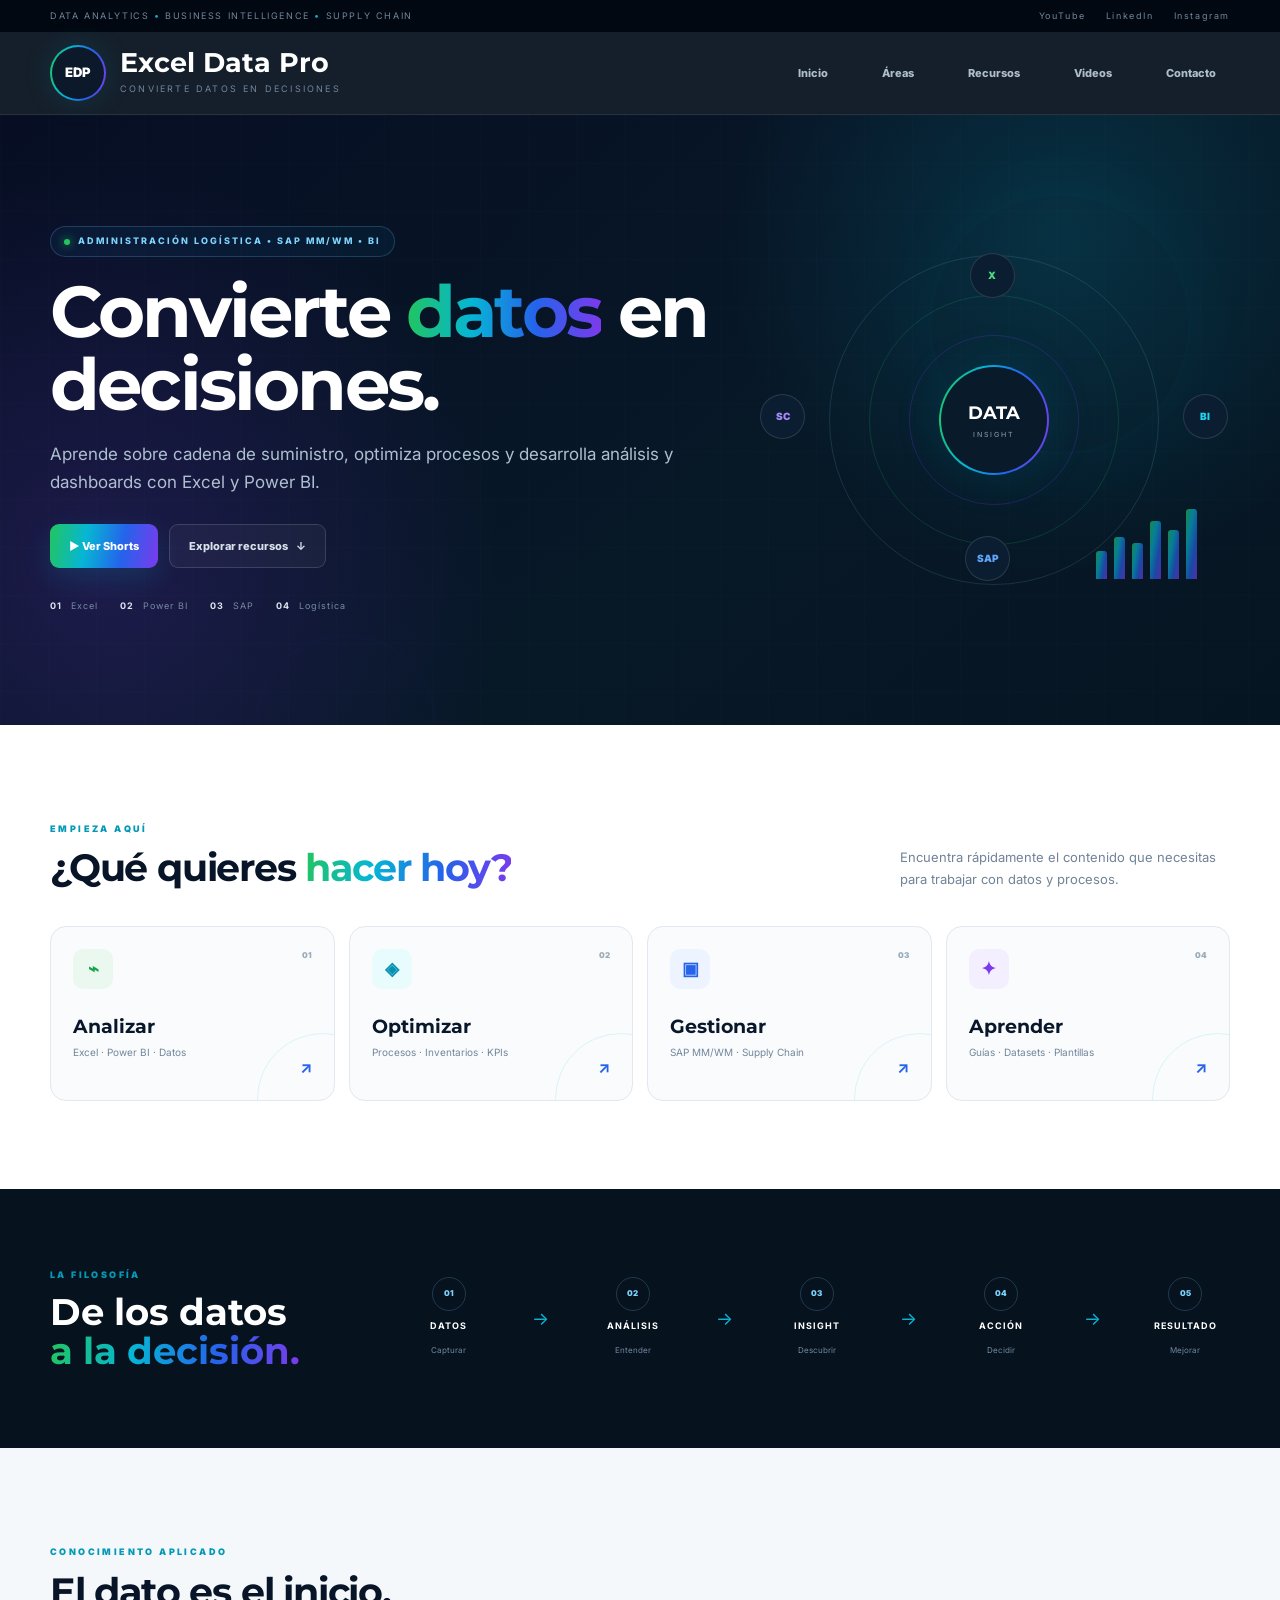
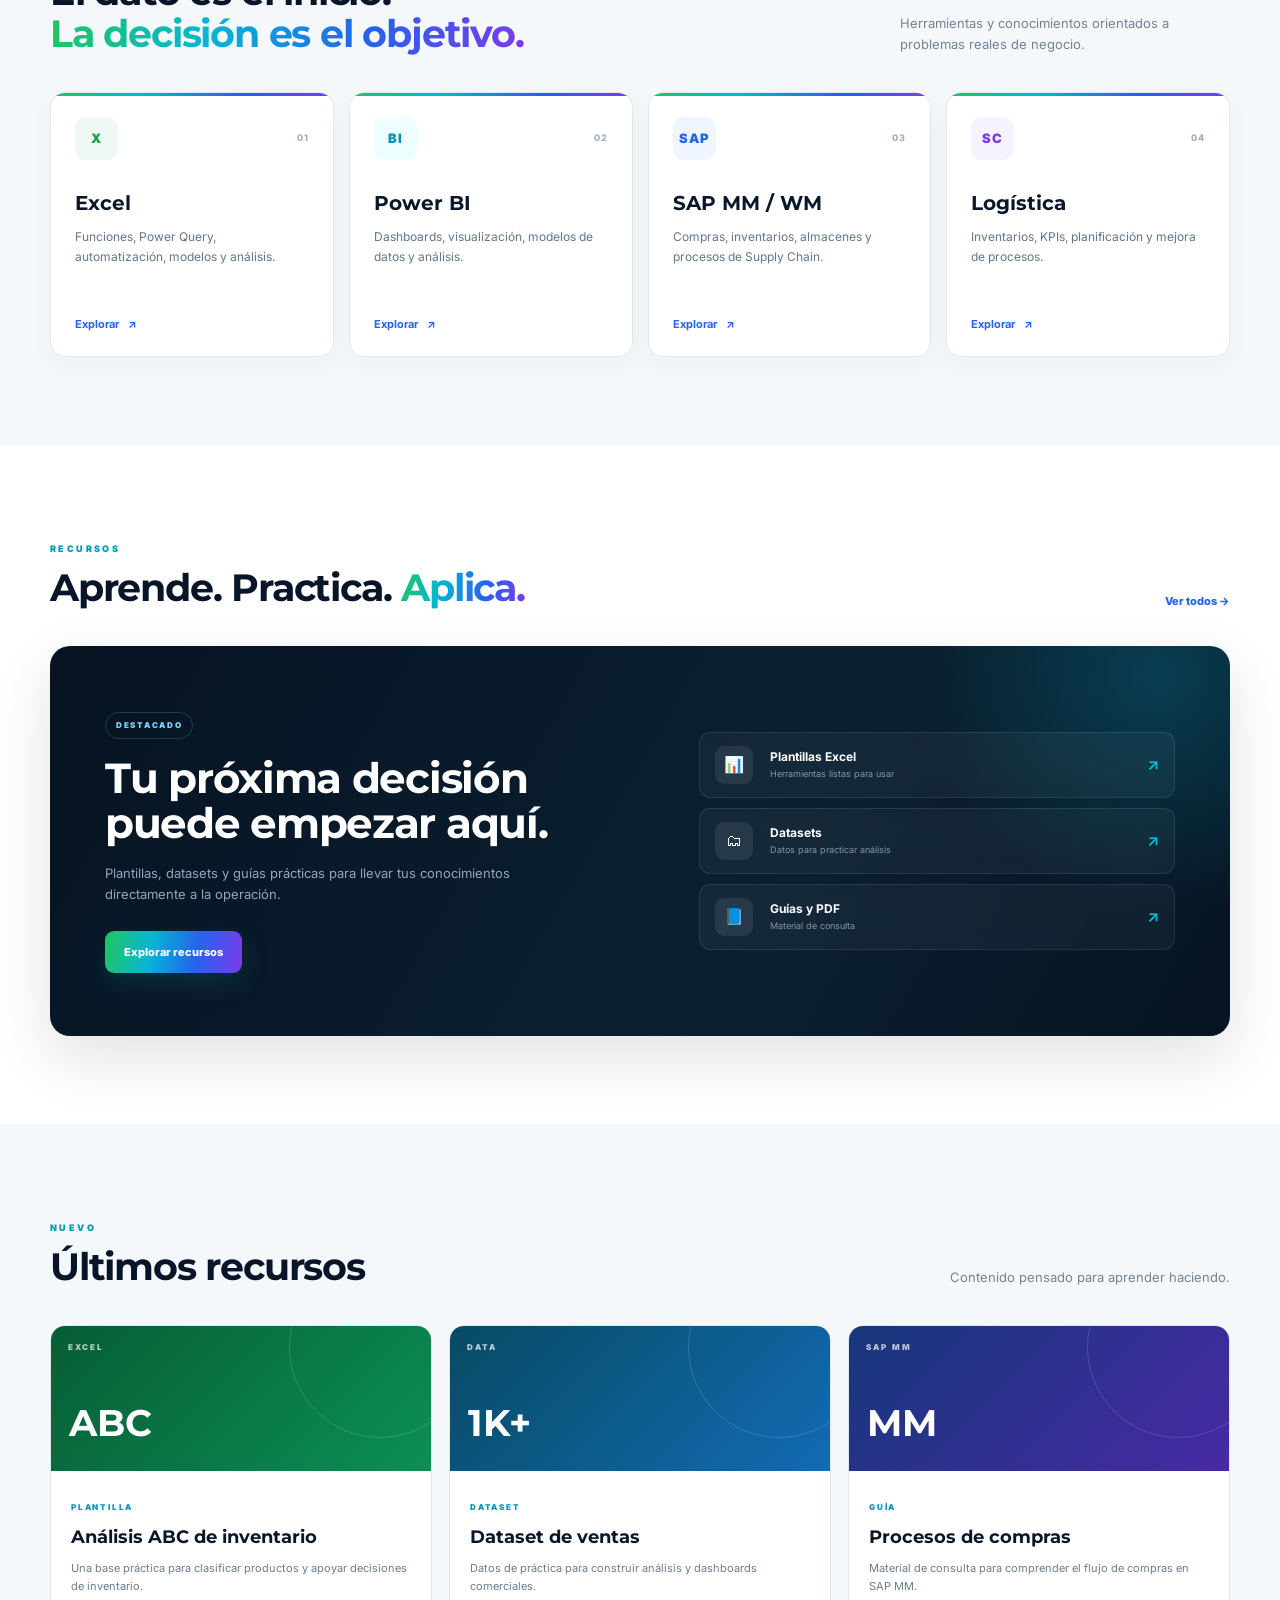
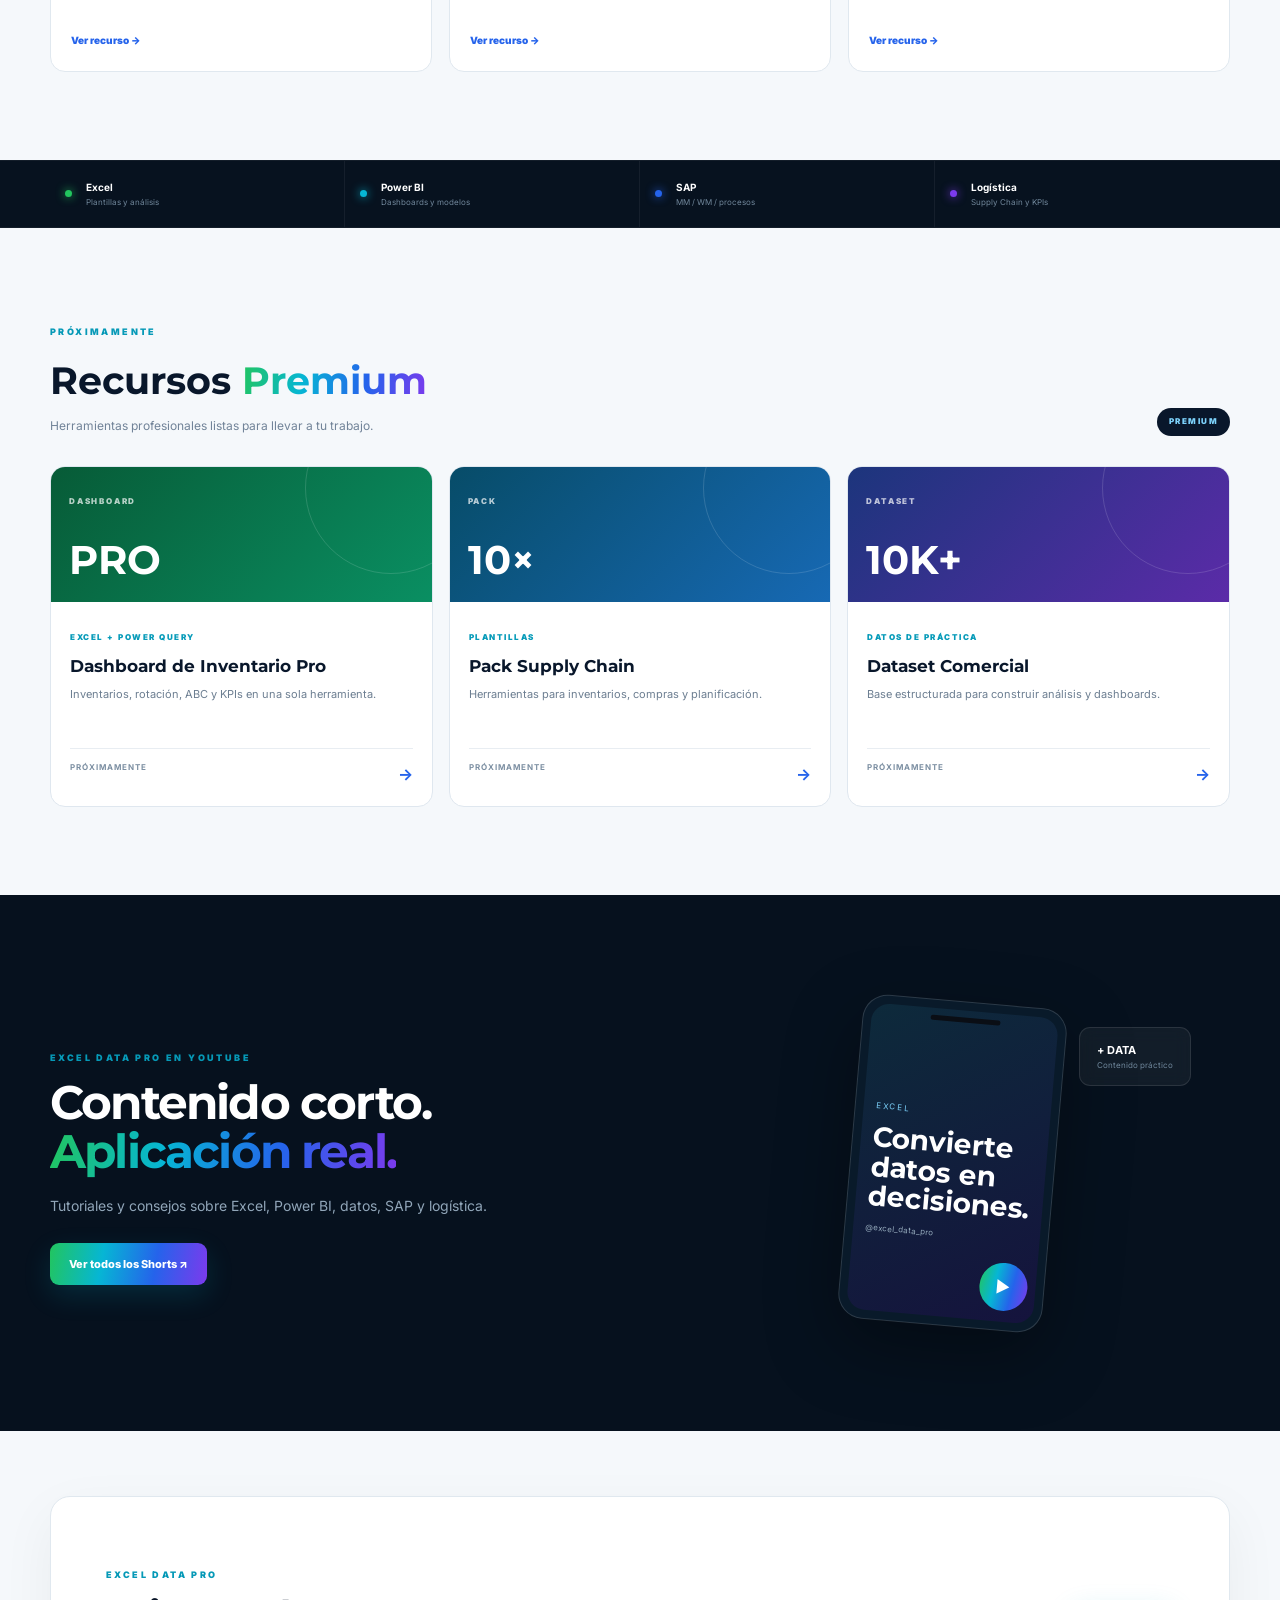
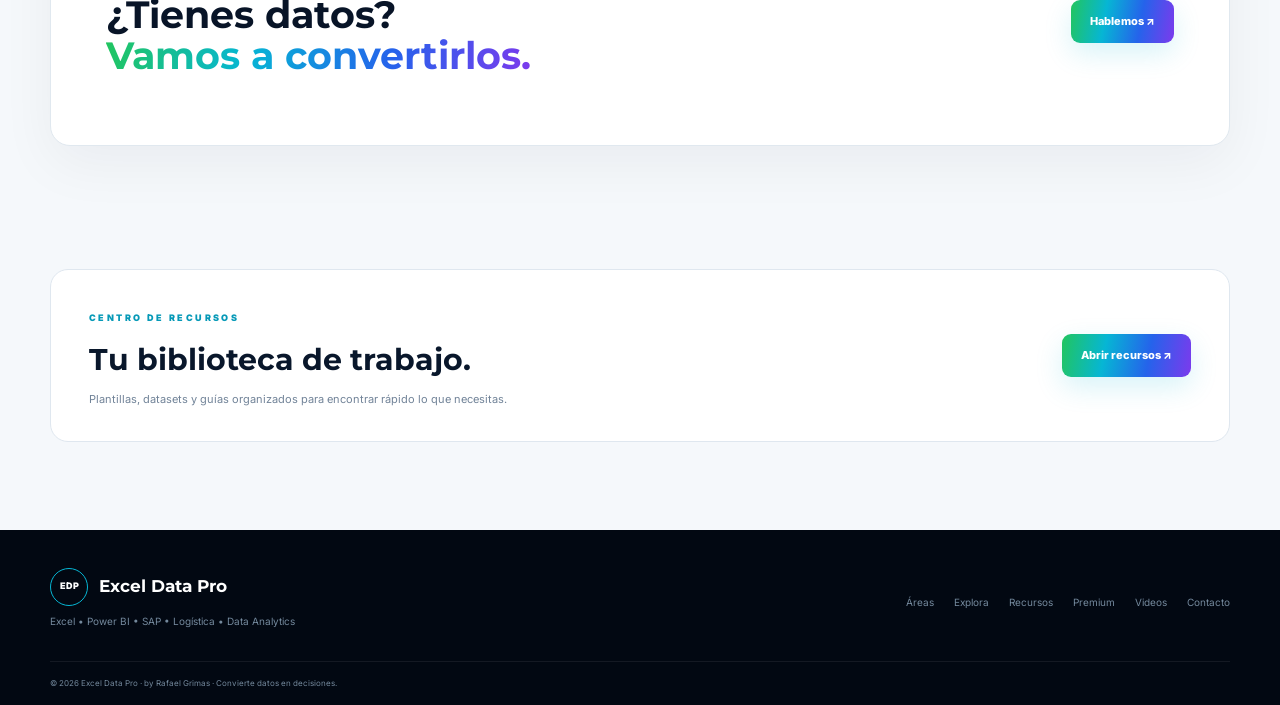
<file: index.html>
<!DOCTYPE html>
<html lang="es">
<head>
  <meta charset="UTF-8">
  <meta name="viewport" content="width=device-width, initial-scale=1.0">
  <meta name="description" content="Excel Data Pro — Excel, Power BI, SAP, logística y análisis de datos. Convierte datos en decisiones.">
  <title>Excel Data Pro | Convierte datos en decisiones</title>
  <link rel="stylesheet" href="style.css">
  <link rel="preconnect" href="https://fonts.googleapis.com">
  <link rel="preconnect" href="https://fonts.gstatic.com" crossorigin>
  <link href="https://fonts.googleapis.com/css2?family=Inter:wght@400;500;600;700;800&family=Montserrat:wght@700;800;900&display=swap" rel="stylesheet">
</head>
<body>

<div class="scroll-progress"></div>

<header class="site-header">
  <div class="topline">
    <div class="container top-inner">
      <span>DATA ANALYTICS <i>•</i> BUSINESS INTELLIGENCE <i>•</i> SUPPLY CHAIN</span>
      <div><a href="https://www.youtube.com/@excel_data_pro" target="_blank">YouTube</a><a href="https://www.linkedin.com/in/excel-data-pro-15ba54249/" target="_blank">LinkedIn</a><a href="https://www.instagram.com/excel_data_pro/" target="_blank">Instagram</a></div>
    </div>
  </div>

  <div class="nav-wrap">
    <div class="container nav">
      <a class="brand" href="#inicio">
        <span class="brand-logo">EDP</span>
        <span class="brand-copy"><strong>Excel Data Pro</strong><small>Convierte datos en decisiones</small></span>
      </a>
      <button class="menu-toggle" aria-label="Menú">☰</button>
      <nav id="mainNav">
        <a href="#inicio">Inicio</a>
        <a href="#areas">Áreas</a>
        <a href="#recursos">Recursos</a>
        <a href="#videos">Videos</a>
        <a href="#contacto">Contacto</a>
      </nav>
    </div>
  </div>
</header>

<main id="inicio">

<section class="hero">
  <div class="orb orb-a"></div><div class="orb orb-b"></div>
  <div class="hero-grid"></div>
  <div class="container hero-layout">
    <div class="hero-copy">
      <div class="eyebrow"><span></span> ADMINISTRACIÓN LOGÍSTICA • SAP MM/WM • BI</div>
      <h1>Convierte <em>datos</em> en decisiones.</h1>
      <p>Aprende sobre cadena de suministro, optimiza procesos y desarrolla análisis y dashboards con Excel y Power BI.</p>
      <div class="hero-actions">
        <a class="btn primary" href="https://www.youtube.com/@excel_data_pro/shorts" target="_blank">▶ Ver Shorts</a>
        <a class="btn ghost" href="#recursos">Explorar recursos <b>↓</b></a>
      </div>
      <div class="hero-proof"><span><b>01</b> Excel</span><span><b>02</b> Power BI</span><span><b>03</b> SAP</span><span><b>04</b> Logística</span></div>
    </div>

    <div class="data-orbit">
      <div class="orbit-ring ring1"></div><div class="orbit-ring ring2"></div><div class="orbit-ring ring3"></div>
      <div class="orbit-center"><strong>DATA</strong><small>INSIGHT</small></div>
      <span class="node n1">X</span><span class="node n2">BI</span><span class="node n3">SAP</span><span class="node n4">SC</span>
      <div class="chart-bars"><i style="height:35%"></i><i style="height:52%"></i><i style="height:45%"></i><i style="height:72%"></i><i style="height:61%"></i><i style="height:88%"></i></div>
    </div>
  </div>
</section>

<section class="marquee"><div><span>EXCEL</span><b>×</b><span>POWER BI</span><b>×</b><span>SAP MM/WM</span><b>×</b><span>LOGÍSTICA</span><b>×</b><span>DATA ANALYTICS</span><b>×</b><span>EXCEL</span></div></section>


<section class="section actions-section" id="acciones">
  <div class="container">
    <div class="section-head">
      <div><span class="kicker">EMPIEZA AQUÍ</span><h2>¿Qué quieres <strong>hacer hoy?</strong></h2></div>
      <p>Encuentra rápidamente el contenido que necesitas para trabajar con datos y procesos.</p>
    </div>
    <div class="action-grid">
      <a class="action-card action-green" href="#recursos"><span class="action-icon">⌁</span><span class="action-num">01</span><h3>Analizar</h3><p>Excel · Power BI · Datos</p><b>↗</b></a>
      <a class="action-card action-cyan" href="#areas"><span class="action-icon">◈</span><span class="action-num">02</span><h3>Optimizar</h3><p>Procesos · Inventarios · KPIs</p><b>↗</b></a>
      <a class="action-card action-blue" href="#areas"><span class="action-icon">▣</span><span class="action-num">03</span><h3>Gestionar</h3><p>SAP MM/WM · Supply Chain</p><b>↗</b></a>
      <a class="action-card action-purple" href="#recursos"><span class="action-icon">✦</span><span class="action-num">04</span><h3>Aprender</h3><p>Guías · Datasets · Plantillas</p><b>↗</b></a>
    </div>
  </div>
</section>

<section class="decision-section">
  <div class="container decision-inner">
    <div class="decision-title"><span class="kicker">LA FILOSOFÍA</span><h2>De los datos<br><strong>a la decisión.</strong></h2></div>
    <div class="decision-flow">
      <div><span>01</span><b>DATOS</b><small>Capturar</small></div><i>→</i>
      <div><span>02</span><b>ANÁLISIS</b><small>Entender</small></div><i>→</i>
      <div><span>03</span><b>INSIGHT</b><small>Descubrir</small></div><i>→</i>
      <div><span>04</span><b>ACCIÓN</b><small>Decidir</small></div><i>→</i>
      <div><span>05</span><b>RESULTADO</b><small>Mejorar</small></div>
    </div>
  </div>
</section>

<section class="section areas" id="areas">
  <div class="container">
    <div class="section-head">
      <div><span class="kicker">CONOCIMIENTO APLICADO</span><h2>El dato es el inicio.<br><strong>La decisión es el objetivo.</strong></h2></div>
      <p>Herramientas y conocimientos orientados a problemas reales de negocio.</p>
    </div>

    <div class="area-grid">
      <a class="area-card c-green" href="#">
        <div class="card-top"><span class="mini-icon">X</span><span>01</span></div>
        <h3>Excel</h3><p>Funciones, Power Query, automatización, modelos y análisis.</p><strong>Explorar <b>↗</b></strong>
      </a>
      <a class="area-card c-cyan" href="#">
        <div class="card-top"><span class="mini-icon">BI</span><span>02</span></div>
        <h3>Power BI</h3><p>Dashboards, visualización, modelos de datos y análisis.</p><strong>Explorar <b>↗</b></strong>
      </a>
      <a class="area-card c-blue" href="#">
        <div class="card-top"><span class="mini-icon">SAP</span><span>03</span></div>
        <h3>SAP MM / WM</h3><p>Compras, inventarios, almacenes y procesos de Supply Chain.</p><strong>Explorar <b>↗</b></strong>
      </a>
      <a class="area-card c-purple" href="#">
        <div class="card-top"><span class="mini-icon">SC</span><span>04</span></div>
        <h3>Logística</h3><p>Inventarios, KPIs, planificación y mejora de procesos.</p><strong>Explorar <b>↗</b></strong>
      </a>
    </div>
  </div>
</section>

<section class="section resources" id="recursos">
  <div class="container">
    <div class="section-head">
      <div><span class="kicker">RECURSOS</span><h2>Aprende. Practica. <strong>Aplica.</strong></h2></div>
      <a class="text-link" href="recursos.html">Ver todos →</a>
    </div>

    <div class="resource-feature">
      <div class="feature-glow"></div>
      <div class="feature-content">
        <span class="tag">DESTACADO</span>
        <h3>Tu próxima decisión<br>puede empezar aquí.</h3>
        <p>Plantillas, datasets y guías prácticas para llevar tus conocimientos directamente a la operación.</p>
        <a class="btn primary" href="recursos.html">Explorar recursos</a>
      </div>
      <div class="feature-stack">
        <div class="stack-card"><span>📊</span><div><b>Plantillas Excel</b><small>Herramientas listas para usar</small></div><strong>↗</strong></div>
        <div class="stack-card"><span>🗂</span><div><b>Datasets</b><small>Datos para practicar análisis</small></div><strong>↗</strong></div>
        <div class="stack-card"><span>📘</span><div><b>Guías y PDF</b><small>Material de consulta</small></div><strong>↗</strong></div>
      </div>
    </div>
  </div>
</section>

<section class="section latest">
  <div class="container">
    <div class="section-head">
      <div><span class="kicker">NUEVO</span><h2>Últimos recursos</h2></div>
      <p>Contenido pensado para aprender haciendo.</p>
    </div>
    <div class="latest-grid">
      <article><div class="resource-art excel-art"><span>EXCEL</span><b>ABC</b></div><div class="article-body"><span>PLANTILLA</span><h3>Análisis ABC de inventario</h3><p>Una base práctica para clasificar productos y apoyar decisiones de inventario.</p><a href="#">Ver recurso →</a></div></article>
      <article><div class="resource-art data-art"><span>DATA</span><b>1K+</b></div><div class="article-body"><span>DATASET</span><h3>Dataset de ventas</h3><p>Datos de práctica para construir análisis y dashboards comerciales.</p><a href="#">Ver recurso →</a></div></article>
      <article><div class="resource-art sap-art"><span>SAP MM</span><b>MM</b></div><div class="article-body"><span>GUÍA</span><h3>Procesos de compras</h3><p>Material de consulta para comprender el flujo de compras en SAP MM.</p><a href="#">Ver recurso →</a></div></article>
    </div>
  </div>
</section>


<section class="status-strip"><div class="container status-grid"><div><span class="status-dot green"></span><strong>Excel</strong><small>Plantillas y análisis</small></div><div><span class="status-dot cyan"></span><strong>Power BI</strong><small>Dashboards y modelos</small></div><div><span class="status-dot blue"></span><strong>SAP</strong><small>MM / WM / procesos</small></div><div><span class="status-dot purple"></span><strong>Logística</strong><small>Supply Chain y KPIs</small></div></div></section>
<section class="section premium" id="premium">
  <div class="container">
    <div class="premium-head">
      <div><span class="kicker">PRÓXIMAMENTE</span><h2>Recursos <strong>Premium</strong></h2><p>Herramientas profesionales listas para llevar a tu trabajo.</p></div>
      <span class="premium-badge">PREMIUM</span>
    </div>
    <div class="premium-grid">
      <article class="premium-card"><div class="premium-art art-dashboard"><span>DASHBOARD</span><b>PRO</b></div><div class="premium-body"><span>EXCEL + POWER QUERY</span><h3>Dashboard de Inventario Pro</h3><p>Inventarios, rotación, ABC y KPIs en una sola herramienta.</p><div class="premium-bottom"><strong>PRÓXIMAMENTE</strong><b>→</b></div></div></article>
      <article class="premium-card"><div class="premium-art art-pack"><span>PACK</span><b>10×</b></div><div class="premium-body"><span>PLANTILLAS</span><h3>Pack Supply Chain</h3><p>Herramientas para inventarios, compras y planificación.</p><div class="premium-bottom"><strong>PRÓXIMAMENTE</strong><b>→</b></div></div></article>
      <article class="premium-card"><div class="premium-art art-data"><span>DATASET</span><b>10K+</b></div><div class="premium-body"><span>DATOS DE PRÁCTICA</span><h3>Dataset Comercial</h3><p>Base estructurada para construir análisis y dashboards.</p><div class="premium-bottom"><strong>PRÓXIMAMENTE</strong><b>→</b></div></div></article>
    </div>
  </div>
</section>

<section class="section videos" id="videos">
  <div class="container video-layout">
    <div class="video-copy">
      <span class="kicker">EXCEL DATA PRO EN YOUTUBE</span>
      <h2>Contenido corto.<br><strong>Aplicación real.</strong></h2>
      <p>Tutoriales y consejos sobre Excel, Power BI, datos, SAP y logística.</p>
      <a class="btn primary" href="https://www.youtube.com/@excel_data_pro/shorts" target="_blank">Ver todos los Shorts ↗</a>
    </div>
    <div class="shorts-preview">
      <div class="phone"><div class="phone-top"></div><div class="short-scene"><span>EXCEL</span><strong>Convierte<br>datos en<br>decisiones.</strong><small>@excel_data_pro</small></div><div class="play">▶</div></div>
      <div class="floating-stat"><b>+ DATA</b><small>Contenido práctico</small></div>
    </div>
  </div>
</section>

<section class="section cta" id="contacto">
  <div class="container cta-inner">
    <div><span class="kicker">EXCEL DATA PRO</span><h2>¿Tienes datos?<br><strong>Vamos a convertirlos.</strong></h2></div>
    <a class="btn primary" href="mailto:contacto@exceldata.pro">Hablemos ↗</a>
  </div>
</section>

<section class="section mini-cta"><div class="container mini-cta-inner"><div><span class="kicker">CENTRO DE RECURSOS</span><h2>Tu biblioteca de trabajo.</h2><p>Plantillas, datasets y guías organizados para encontrar rápido lo que necesitas.</p></div><a class="btn primary" href="recursos.html">Abrir recursos ↗</a></div></section>
</main>

<footer>
  <div class="container footer-main">
    <div><a class="footer-brand" href="#inicio"><span>EDP</span><strong>Excel Data Pro</strong></a><p>Excel • Power BI • SAP • Logística • Data Analytics</p></div>
    <div class="footer-links"><a href="#areas">Áreas</a><a href="#acciones">Explora</a><a href="recursos.html">Recursos</a><a href="#premium">Premium</a><a href="#videos">Videos</a><a href="#contacto">Contacto</a></div>
  </div>
  <div class="container copyright">© 2026 Excel Data Pro · by Rafael Grimas  · Convierte datos en decisiones.</div>
</footer>

<script src="script.js"></script>
</body>
</html>
</file>
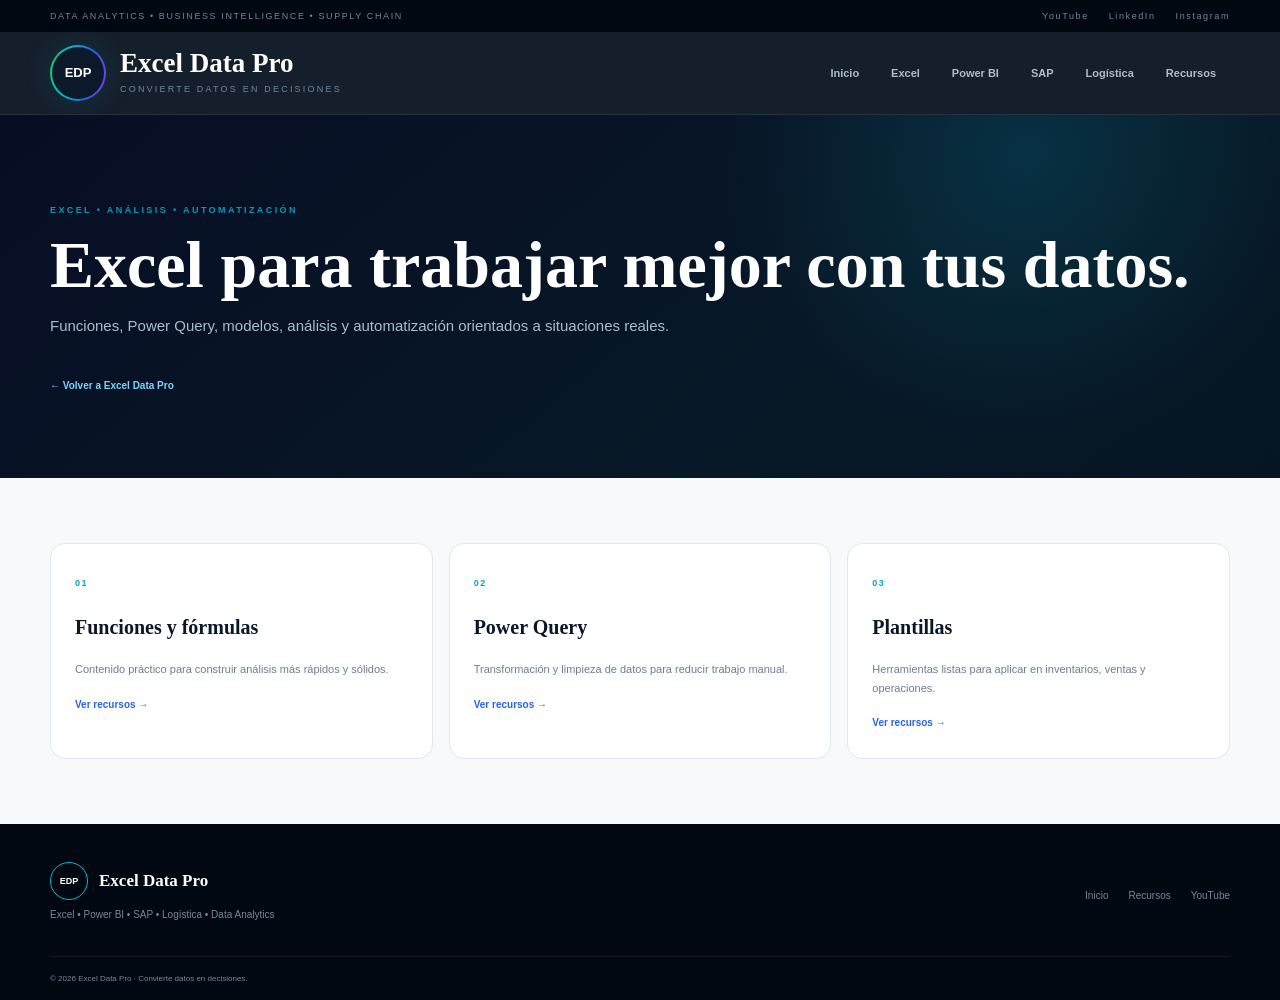
<file: excel.html>
<!DOCTYPE html><html lang="es"><head><meta charset="UTF-8"><meta name="viewport" content="width=device-width,initial-scale=1.0"><title>Excel | Excel Data Pro</title><link rel="stylesheet" href="style.css"></head><body><header class="site-header"><div class="topline"><div class="container top-inner"><span>DATA ANALYTICS • BUSINESS INTELLIGENCE • SUPPLY CHAIN</span><div><a href="https://www.youtube.com/@excel_data_pro" target="_blank">YouTube</a><a href="https://www.linkedin.com/in/excel-data-pro-15ba54249/" target="_blank">LinkedIn</a><a href="https://www.instagram.com/excel_data_pro/" target="_blank">Instagram</a></div></div></div><div class="nav-wrap"><div class="container nav"><a class="brand" href="index.html"><span class="brand-logo">EDP</span><span class="brand-copy"><strong>Excel Data Pro</strong><small>Convierte datos en decisiones</small></span></a><nav><a href="index.html">Inicio</a><a href="excel.html">Excel</a><a href="power-bi.html">Power BI</a><a href="sap.html">SAP</a><a href="logistica.html">Logística</a><a href="recursos.html">Recursos</a></nav></div></div></header><main><section class="sub-hero"><div class="container"><span class="kicker">EXCEL • ANÁLISIS • AUTOMATIZACIÓN</span><h1>Excel para trabajar mejor con tus datos.</h1><p>Funciones, Power Query, modelos, análisis y automatización orientados a situaciones reales.</p><a class="back" href="index.html">← Volver a Excel Data Pro</a></div></section><section class="sub-content"><div class="container"><div class="sub-grid"><article class="sub-card"><span class="num">01</span><h2>Funciones y fórmulas</h2><p>Contenido práctico para construir análisis más rápidos y sólidos.</p><a href="recursos.html">Ver recursos →</a></article><article class="sub-card"><span class="num">02</span><h2>Power Query</h2><p>Transformación y limpieza de datos para reducir trabajo manual.</p><a href="recursos.html">Ver recursos →</a></article><article class="sub-card"><span class="num">03</span><h2>Plantillas</h2><p>Herramientas listas para aplicar en inventarios, ventas y operaciones.</p><a href="recursos.html">Ver recursos →</a></article></div></div></section></main><footer><div class="container footer-main"><div><a class="footer-brand" href="index.html"><span>EDP</span><strong>Excel Data Pro</strong></a><p>Excel • Power BI • SAP • Logística • Data Analytics</p></div><div class="footer-links"><a href="index.html">Inicio</a><a href="recursos.html">Recursos</a><a href="https://www.youtube.com/@excel_data_pro/shorts" target="_blank">YouTube</a></div></div><div class="container copyright">© 2026 Excel Data Pro · Convierte datos en decisiones.</div></footer></body></html>
</file>
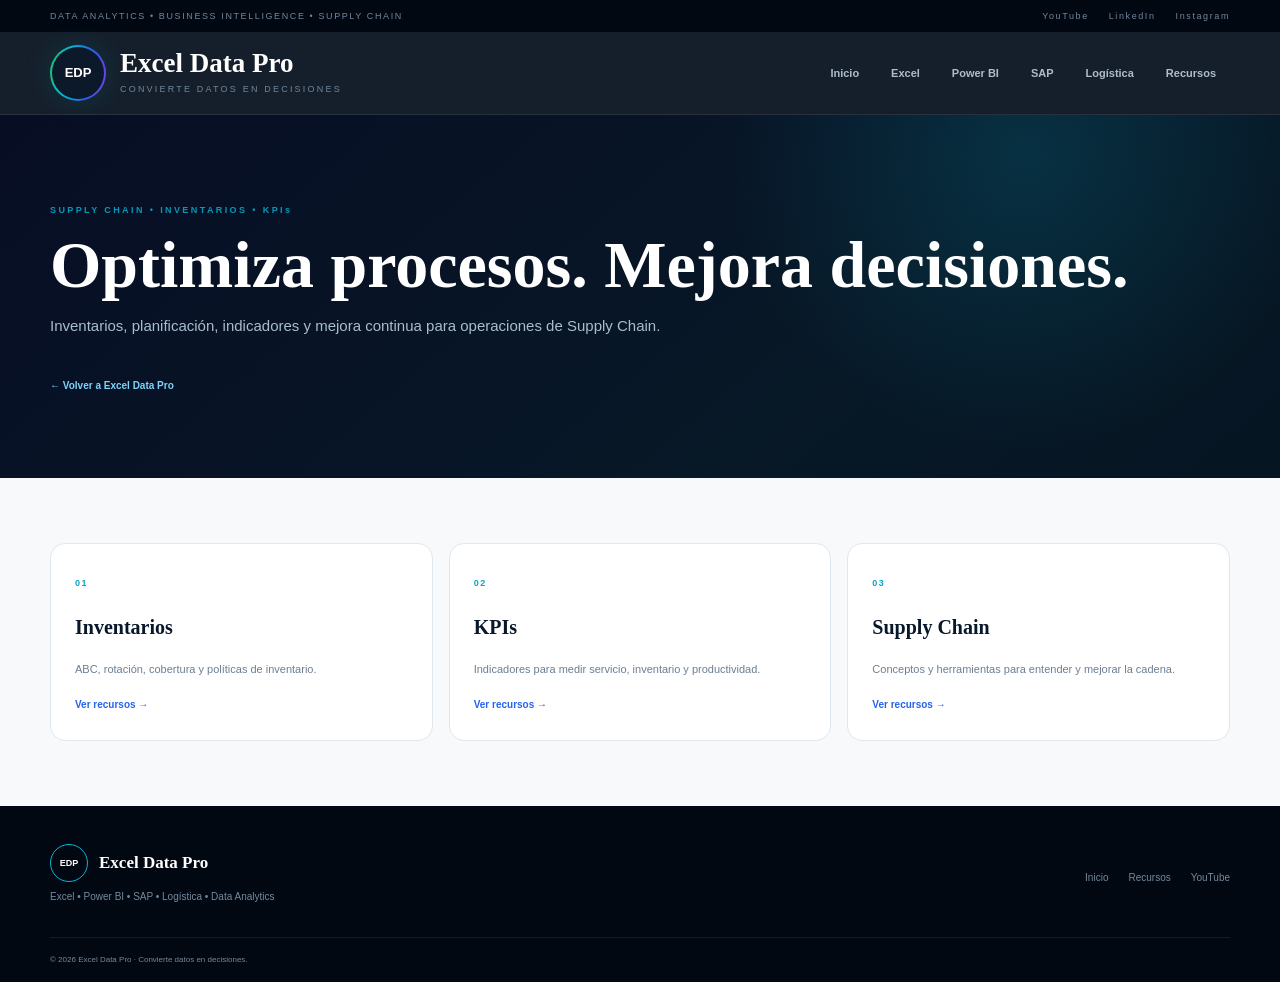
<file: logistica.html>
<!DOCTYPE html><html lang="es"><head><meta charset="UTF-8"><meta name="viewport" content="width=device-width,initial-scale=1.0"><title>Logística | Excel Data Pro</title><link rel="stylesheet" href="style.css"></head><body><header class="site-header"><div class="topline"><div class="container top-inner"><span>DATA ANALYTICS • BUSINESS INTELLIGENCE • SUPPLY CHAIN</span><div><a href="https://www.youtube.com/@excel_data_pro" target="_blank">YouTube</a><a href="https://www.linkedin.com/in/excel-data-pro-15ba54249/" target="_blank">LinkedIn</a><a href="https://www.instagram.com/excel_data_pro/" target="_blank">Instagram</a></div></div></div><div class="nav-wrap"><div class="container nav"><a class="brand" href="index.html"><span class="brand-logo">EDP</span><span class="brand-copy"><strong>Excel Data Pro</strong><small>Convierte datos en decisiones</small></span></a><nav><a href="index.html">Inicio</a><a href="excel.html">Excel</a><a href="power-bi.html">Power BI</a><a href="sap.html">SAP</a><a href="logistica.html">Logística</a><a href="recursos.html">Recursos</a></nav></div></div></header><main><section class="sub-hero"><div class="container"><span class="kicker">SUPPLY CHAIN • INVENTARIOS • KPIs</span><h1>Optimiza procesos. Mejora decisiones.</h1><p>Inventarios, planificación, indicadores y mejora continua para operaciones de Supply Chain.</p><a class="back" href="index.html">← Volver a Excel Data Pro</a></div></section><section class="sub-content"><div class="container"><div class="sub-grid"><article class="sub-card"><span class="num">01</span><h2>Inventarios</h2><p>ABC, rotación, cobertura y políticas de inventario.</p><a href="recursos.html">Ver recursos →</a></article><article class="sub-card"><span class="num">02</span><h2>KPIs</h2><p>Indicadores para medir servicio, inventario y productividad.</p><a href="recursos.html">Ver recursos →</a></article><article class="sub-card"><span class="num">03</span><h2>Supply Chain</h2><p>Conceptos y herramientas para entender y mejorar la cadena.</p><a href="recursos.html">Ver recursos →</a></article></div></div></section></main><footer><div class="container footer-main"><div><a class="footer-brand" href="index.html"><span>EDP</span><strong>Excel Data Pro</strong></a><p>Excel • Power BI • SAP • Logística • Data Analytics</p></div><div class="footer-links"><a href="index.html">Inicio</a><a href="recursos.html">Recursos</a><a href="https://www.youtube.com/@excel_data_pro/shorts" target="_blank">YouTube</a></div></div><div class="container copyright">© 2026 Excel Data Pro · Convierte datos en decisiones.</div></footer></body></html>
</file>
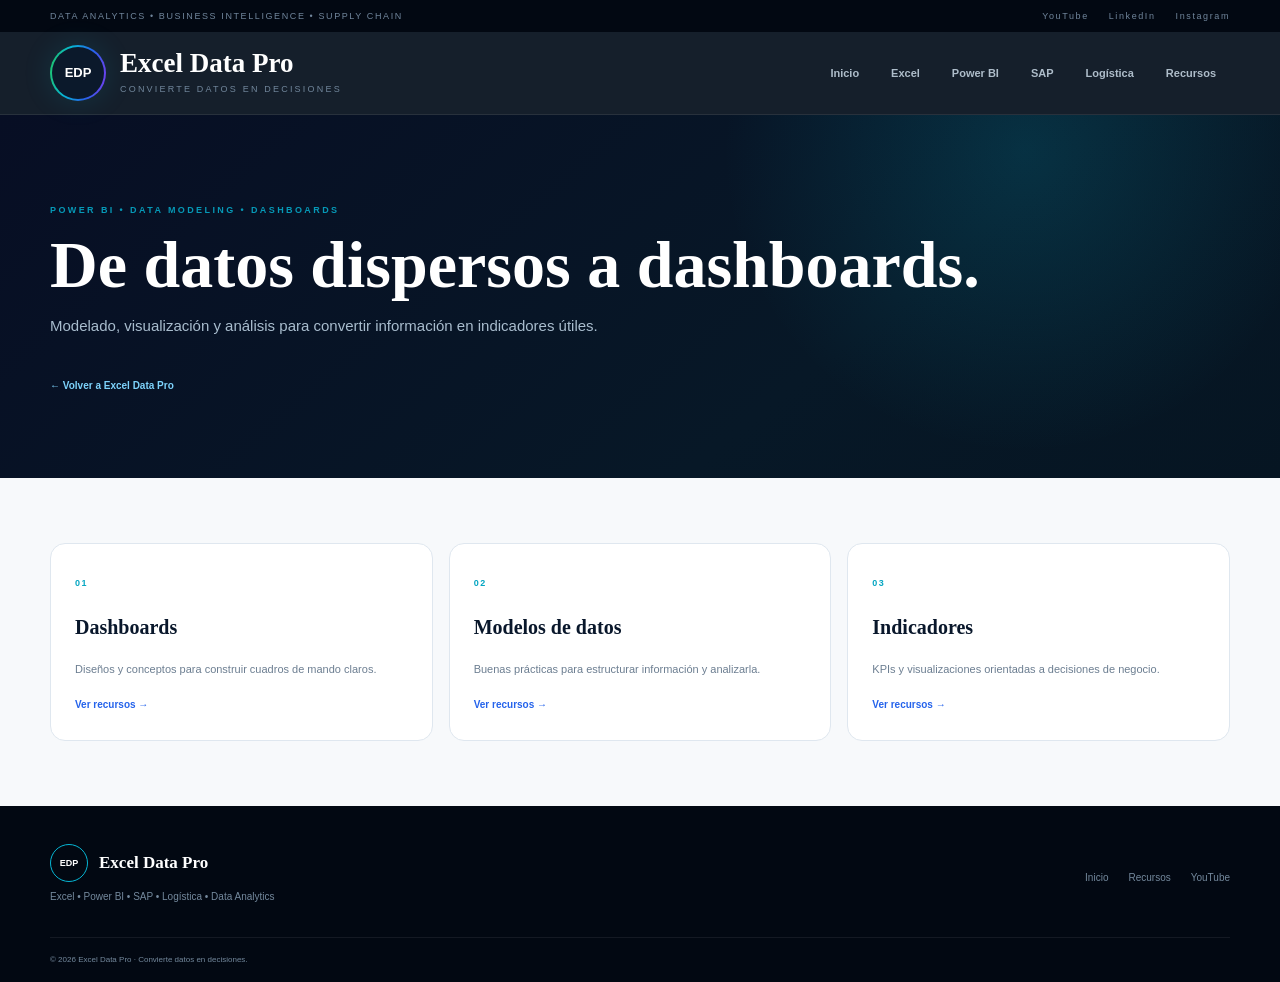
<file: power-bi.html>
<!DOCTYPE html><html lang="es"><head><meta charset="UTF-8"><meta name="viewport" content="width=device-width,initial-scale=1.0"><title>Power BI | Excel Data Pro</title><link rel="stylesheet" href="style.css"></head><body><header class="site-header"><div class="topline"><div class="container top-inner"><span>DATA ANALYTICS • BUSINESS INTELLIGENCE • SUPPLY CHAIN</span><div><a href="https://www.youtube.com/@excel_data_pro" target="_blank">YouTube</a><a href="https://www.linkedin.com/in/excel-data-pro-15ba54249/" target="_blank">LinkedIn</a><a href="https://www.instagram.com/excel_data_pro/" target="_blank">Instagram</a></div></div></div><div class="nav-wrap"><div class="container nav"><a class="brand" href="index.html"><span class="brand-logo">EDP</span><span class="brand-copy"><strong>Excel Data Pro</strong><small>Convierte datos en decisiones</small></span></a><nav><a href="index.html">Inicio</a><a href="excel.html">Excel</a><a href="power-bi.html">Power BI</a><a href="sap.html">SAP</a><a href="logistica.html">Logística</a><a href="recursos.html">Recursos</a></nav></div></div></header><main><section class="sub-hero"><div class="container"><span class="kicker">POWER BI • DATA MODELING • DASHBOARDS</span><h1>De datos dispersos a dashboards.</h1><p>Modelado, visualización y análisis para convertir información en indicadores útiles.</p><a class="back" href="index.html">← Volver a Excel Data Pro</a></div></section><section class="sub-content"><div class="container"><div class="sub-grid"><article class="sub-card"><span class="num">01</span><h2>Dashboards</h2><p>Diseños y conceptos para construir cuadros de mando claros.</p><a href="recursos.html">Ver recursos →</a></article><article class="sub-card"><span class="num">02</span><h2>Modelos de datos</h2><p>Buenas prácticas para estructurar información y analizarla.</p><a href="recursos.html">Ver recursos →</a></article><article class="sub-card"><span class="num">03</span><h2>Indicadores</h2><p>KPIs y visualizaciones orientadas a decisiones de negocio.</p><a href="recursos.html">Ver recursos →</a></article></div></div></section></main><footer><div class="container footer-main"><div><a class="footer-brand" href="index.html"><span>EDP</span><strong>Excel Data Pro</strong></a><p>Excel • Power BI • SAP • Logística • Data Analytics</p></div><div class="footer-links"><a href="index.html">Inicio</a><a href="recursos.html">Recursos</a><a href="https://www.youtube.com/@excel_data_pro/shorts" target="_blank">YouTube</a></div></div><div class="container copyright">© 2026 Excel Data Pro · Convierte datos en decisiones.</div></footer></body></html>
</file>
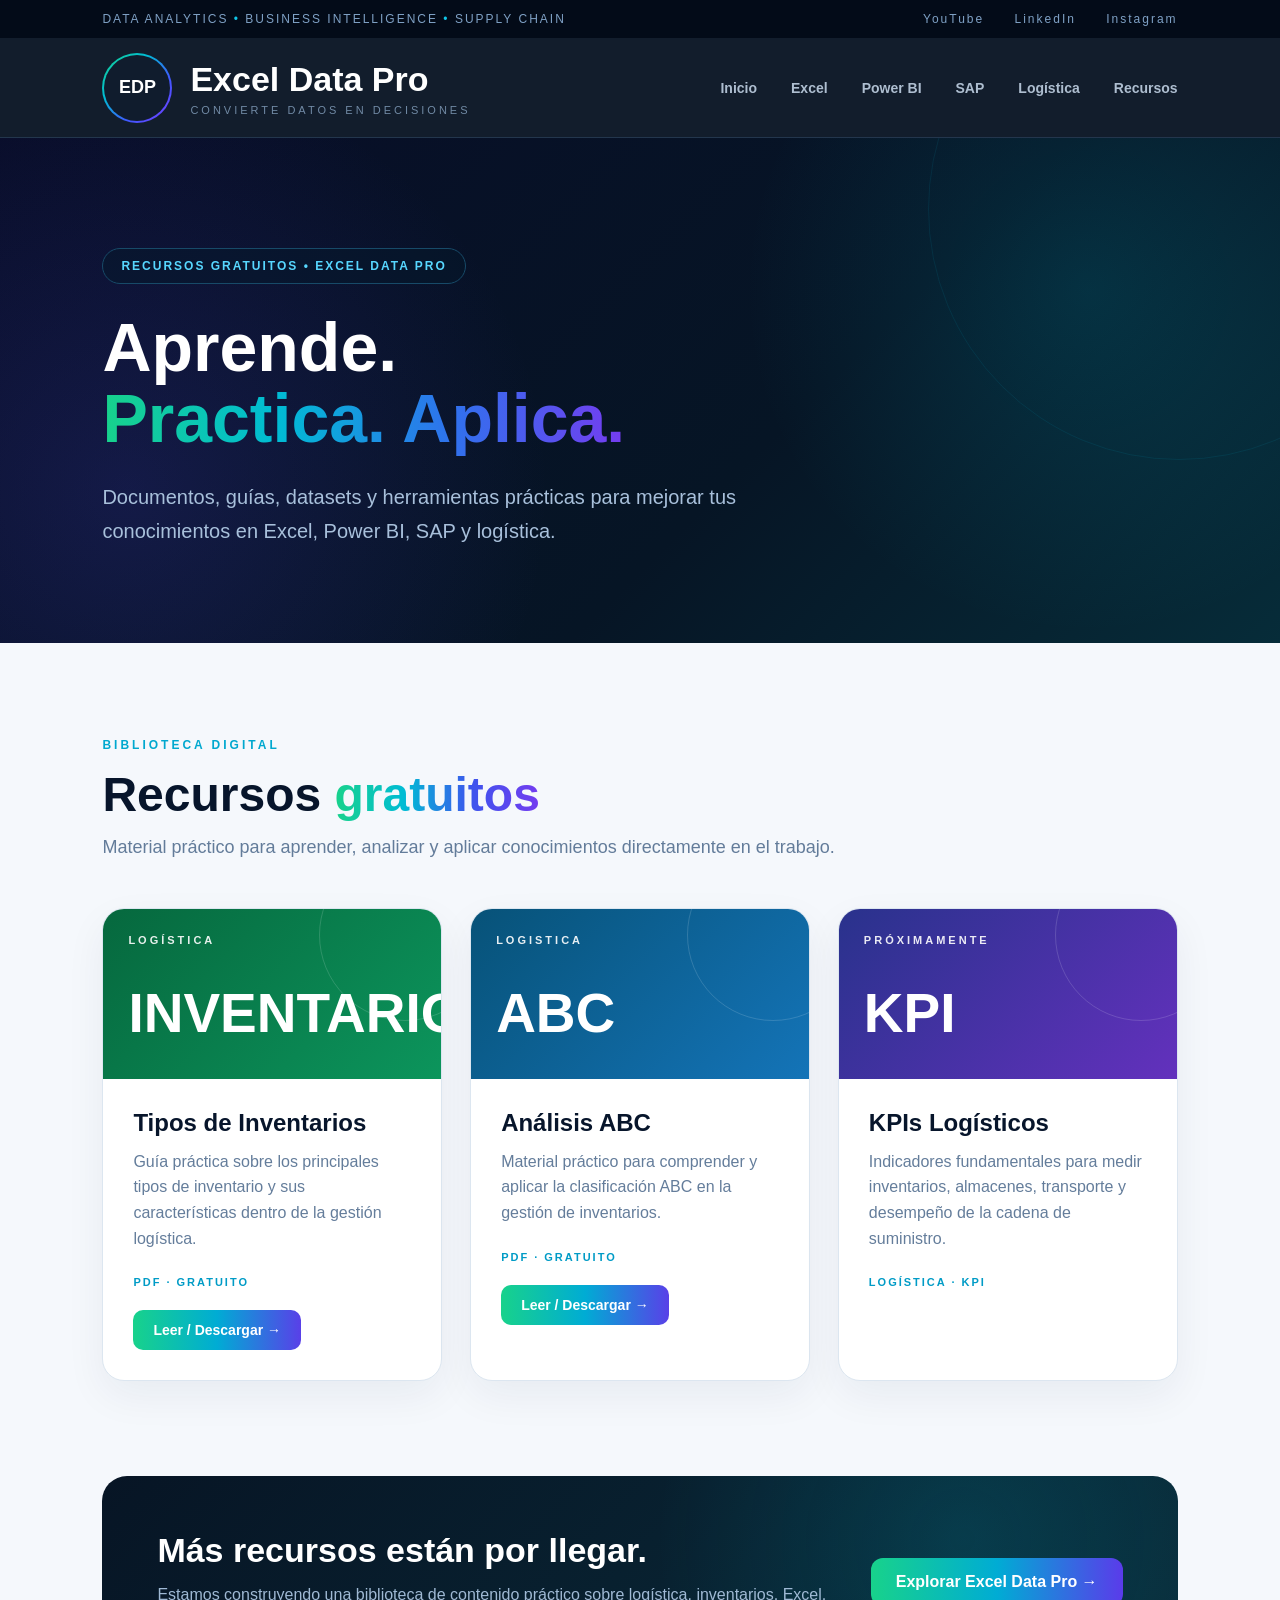
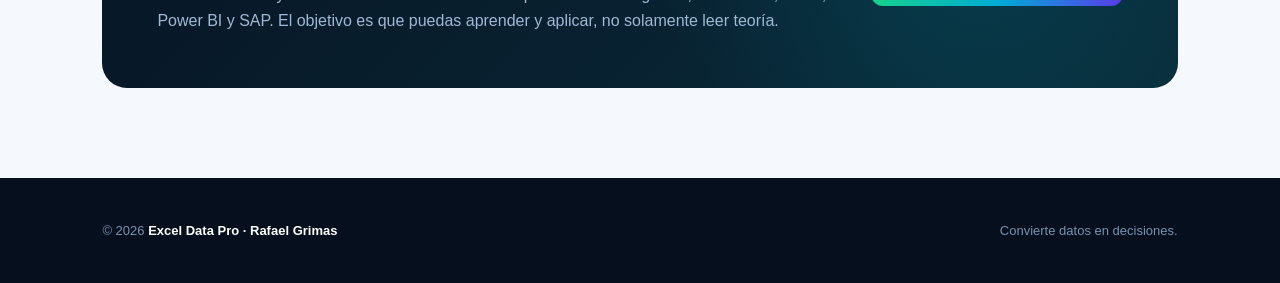
<file: recursos.html>
<!DOCTYPE html>
<html lang="es">
<head>
<meta charset="UTF-8">
<meta name="viewport" content="width=device-width, initial-scale=1.0">

<title>Recursos | Excel Data Pro</title>

<style>

*{
    margin:0;
    padding:0;
    box-sizing:border-box;
}

html{
    scroll-behavior:smooth;
}

body{
    font-family:Arial, Helvetica, sans-serif;
    background:#f5f8fc;
    color:#07152b;
}

/* =========================
   HEADER
========================= */

.topbar{
    background:#030b18;
    color:#7fa1c5;
    height:38px;
    display:flex;
    align-items:center;
    justify-content:space-between;
    padding:0 8%;
    font-size:12px;
    letter-spacing:2px;
}

.topbar span{
    color:#10c6e8;
}

.social a{
    color:#7fa1c5;
    text-decoration:none;
    margin-left:25px;
    transition:.3s;
}

.social a:hover{
    color:#18d28b;
}

/* =========================
   NAVBAR
========================= */

.navbar{
    height:100px;
    background:#121d2c;
    display:flex;
    align-items:center;
    justify-content:space-between;
    padding:0 8%;
    border-bottom:1px solid #23364d;
}

.brand{
    display:flex;
    align-items:center;
    gap:18px;
}

.logo{
    width:70px;
    height:70px;
    border-radius:50%;
    display:flex;
    align-items:center;
    justify-content:center;
    font-size:18px;
    font-weight:bold;
    color:white;
    border:2px solid transparent;
    background:
        linear-gradient(#101c2d,#101c2d) padding-box,
        linear-gradient(135deg,#18d28b,#00bcd4,#4058ff,#793cff) border-box;
}

.brand-name{
    color:white;
    font-size:34px;
    font-weight:800;
}

.brand-tag{
    color:#718aa5;
    font-size:11px;
    letter-spacing:3px;
    margin-top:5px;
}

.nav-links{
    display:flex;
    gap:34px;
}

.nav-links a{
    color:#aebed0;
    text-decoration:none;
    font-weight:bold;
    font-size:14px;
    transition:.3s;
}

.nav-links a:hover{
    color:#18d28b;
}

/* =========================
   HERO
========================= */

.hero{
    position:relative;
    padding:110px 8% 95px;
    background:
        radial-gradient(circle at 85% 30%,rgba(0,188,212,.14),transparent 30%),
        radial-gradient(circle at 10% 70%,rgba(78,70,220,.18),transparent 35%),
        linear-gradient(135deg,#080d28,#061525 60%,#062c39);
    color:white;
    overflow:hidden;
}

.hero:after{
    content:"";
    position:absolute;
    width:500px;
    height:500px;
    border:1px solid rgba(0,210,255,.08);
    border-radius:50%;
    right:-150px;
    top:-180px;
}

.hero-content{
    position:relative;
    z-index:2;
    max-width:1000px;
}

.badge{
    display:inline-block;
    padding:10px 18px;
    border:1px solid #174a68;
    border-radius:30px;
    color:#57d7ff;
    font-size:12px;
    font-weight:bold;
    letter-spacing:2px;
    margin-bottom:28px;
    background:rgba(5,25,43,.5);
}

.hero h1{
    font-size:68px;
    line-height:1.05;
    margin-bottom:25px;
}

.gradient-text{
    background:linear-gradient(90deg,#18d28b,#00bcd4,#2f72ed,#753cf0);
    -webkit-background-clip:text;
    -webkit-text-fill-color:transparent;
    background-clip:text;
}

.hero p{
    color:#a8c0db;
    font-size:20px;
    line-height:1.7;
    max-width:760px;
}

/* =========================
   SECTION
========================= */

.resources{
    padding:95px 8%;
}

.section-label{
    color:#00a8cf;
    font-size:12px;
    font-weight:bold;
    letter-spacing:3px;
    margin-bottom:15px;
}

.section-title{
    font-size:48px;
    margin-bottom:15px;
}

.section-title span{
    background:linear-gradient(90deg,#18d28b,#00bcd4,#3e55ed,#743cf0);
    -webkit-background-clip:text;
    -webkit-text-fill-color:transparent;
}

.section-description{
    color:#637c9a;
    font-size:18px;
    margin-bottom:50px;
}

/* =========================
   RESOURCE CARD
========================= */

.resource-grid{
    display:grid;
    grid-template-columns:repeat(3,1fr);
    gap:28px;
}

.card{
    background:white;
    border:1px solid #dce6f0;
    border-radius:22px;
    overflow:hidden;
    box-shadow:0 15px 40px rgba(12,35,60,.06);
    transition:.35s;
}

.card:hover{
    transform:translateY(-8px);
    box-shadow:0 25px 50px rgba(12,35,60,.13);
}

.card-top{
    height:170px;
    padding:25px;
    color:white;
    position:relative;
    overflow:hidden;
}

.card-top:after{
    content:"";
    position:absolute;
    width:170px;
    height:170px;
    border:1px solid rgba(255,255,255,.15);
    border-radius:50%;
    right:-50px;
    top:-60px;
}

.green{
    background:linear-gradient(135deg,#06683e,#0c955c);
}

.blue{
    background:linear-gradient(135deg,#075278,#1474b8);
}

.purple{
    background:linear-gradient(135deg,#29328c,#6331bd);
}

.card-category{
    font-size:11px;
    letter-spacing:3px;
    font-weight:bold;
    opacity:.9;
}

.card-number{
    font-size:55px;
    font-weight:900;
    margin-top:35px;
}

.card-body{
    padding:30px;
}

.card-body h3{
    font-size:24px;
    margin-bottom:12px;
}

.card-body p{
    color:#647d9b;
    line-height:1.6;
    min-height:70px;
}

.card-meta{
    margin-top:25px;
    color:#009bc6;
    font-size:11px;
    letter-spacing:2px;
    font-weight:bold;
}

.card-button{
    display:inline-block;
    margin-top:22px;
    padding:12px 20px;
    border-radius:10px;
    background:linear-gradient(90deg,#18d28b,#00acd4,#5940e8);
    color:white;
    text-decoration:none;
    font-weight:bold;
    font-size:14px;
    transition:.3s;
}

.card-button:hover{
    transform:translateY(-2px);
    box-shadow:0 8px 20px rgba(38,112,220,.25);
}

/* =========================
   INFO BANNER
========================= */

.info{
    margin:0 8% 90px;
    padding:55px;
    border-radius:25px;
    background:
        radial-gradient(circle at 80% 30%,rgba(0,188,212,.15),transparent 35%),
        linear-gradient(135deg,#071525,#092c3a);
    color:white;
    display:flex;
    justify-content:space-between;
    align-items:center;
    gap:40px;
}

.info h2{
    font-size:34px;
    margin-bottom:12px;
}

.info p{
    color:#9fb9d4;
    line-height:1.6;
    max-width:700px;
}

.info-button{
    white-space:nowrap;
    padding:15px 25px;
    border-radius:12px;
    background:linear-gradient(90deg,#18d28b,#00acd4,#5a3bea);
    color:white;
    text-decoration:none;
    font-weight:bold;
}

/* =========================
   FOOTER
========================= */

.footer{
    background:#050f1e;
    color:#7892ae;
    padding:45px 8%;
    display:flex;
    justify-content:space-between;
    font-size:13px;
}

.footer strong{
    color:white;
}

/* =========================
   RESPONSIVE
========================= */

@media(max-width:900px){

    .nav-links{
        display:none;
    }

    .hero h1{
        font-size:48px;
    }

    .resource-grid{
        grid-template-columns:1fr;
    }

    .info{
        flex-direction:column;
        align-items:flex-start;
    }

}

@media(max-width:600px){

    .topbar{
        padding:0 5%;
    }

    .social{
        display:none;
    }

    .navbar{
        padding:0 5%;
    }

    .brand-name{
        font-size:25px;
    }

    .logo{
        width:55px;
        height:55px;
    }

    .hero{
        padding:75px 5%;
    }

    .hero h1{
        font-size:42px;
    }

    .resources{
        padding:70px 5%;
    }

    .section-title{
        font-size:38px;
    }

    .info{
        margin:0 5% 70px;
        padding:35px;
    }

    .footer{
        padding:35px 5%;
        flex-direction:column;
        gap:15px;
    }

}

</style>
</head>

<body id="top">

<!-- TOP BAR -->

<div class="topbar">

    <div>
        DATA ANALYTICS <span>•</span>
        BUSINESS INTELLIGENCE <span>•</span>
        SUPPLY CHAIN
    </div>

    <div class="social">
        <a href="https://www.youtube.com/@excel_data_pro" target="_blank">YouTube</a>
        <a href="https://www.linkedin.com/in/excel-data-pro-15ba54249" target="_blank">LinkedIn</a>
        <a href="https://www.instagram.com/excel_data_pro" target="_blank">Instagram</a>
    </div>

</div>


<!-- NAVBAR -->

<header class="navbar">

    <div class="brand">

        <div class="logo">EDP</div>

        <div>
            <div class="brand-name">Excel Data Pro</div>
            <div class="brand-tag">CONVIERTE DATOS EN DECISIONES</div>
        </div>

    </div>

    <nav class="nav-links">
        <a href="https://rg0202.github.io/Excel-Data-Pro/#top">Inicio</a>
        <a href="excel.html">Excel</a>
        <a href="power-bi.html">Power BI</a>
        <a href="sap.html">SAP</a>
        <a href="logistica.html">Logística</a>
        <a href="recursos.html">Recursos</a>
    </nav>

</header>


<!-- HERO -->

<section class="hero">

    <div class="hero-content">

        <div class="badge">
            RECURSOS GRATUITOS • EXCEL DATA PRO
        </div>

        <h1>
            Aprende.<br>
            <span class="gradient-text">Practica. Aplica.</span>
        </h1>

        <p>
            Documentos, guías, datasets y herramientas prácticas
            para mejorar tus conocimientos en Excel, Power BI,
            SAP y logística.
        </p>

    </div>

</section>


<!-- RECURSOS -->

<section class="resources">

    <div class="section-label">
        BIBLIOTECA DIGITAL
    </div>

    <h2 class="section-title">
        Recursos <span>gratuitos</span>
    </h2>

    <p class="section-description">
        Material práctico para aprender, analizar y aplicar conocimientos
        directamente en el trabajo.
    </p>


    <div class="resource-grid">


        <!-- RECURSO 1 -->

        <article class="card">

            <div class="card-top green">

                <div class="card-category">
                    LOGÍSTICA
                </div>

                <div class="card-number">
                    INVENTARIO
                </div>

            </div>

            <div class="card-body">

                <h3>
                    Tipos de Inventarios
                </h3>

                <p>
                    Guía práctica sobre los principales tipos de
                    inventario y sus características dentro de la
                    gestión logística.
                </p>

                <div class="card-meta">
                    PDF · GRATUITO
                </div>

                <a
                    href="RG-Tipos-Inventarios.pdf"
                    target="_blank"
                    class="card-button">
                    Leer / Descargar →
                </a>

            </div>

        </article>


        <!-- RECURSO 2 -->

        <article class="card">

            <div class="card-top blue">

                <div class="card-category">
                    LOGISTICA
                </div>

                <div class="card-number">
                    ABC
                </div>

            </div>

            <div class="card-body">

                <h3>
                    Análisis ABC
                </h3>

                <p>
                    Material práctico para comprender y aplicar
                    la clasificación ABC en la gestión de inventarios.
                </p>

                <div class="card-meta">
                    PDF · GRATUITO
                </div>

                <a
                    href="Layout con Metodo-ABC-Inventarioss.pdf"
                    target="_blank"
                    class="card-button">
                    Leer / Descargar →
                </a>

            </div>

        </article>


        <!-- RECURSO 3 -->

        <article class="card">

            <div class="card-top purple">

                <div class="card-category">
                    PRÓXIMAMENTE
                </div>

                <div class="card-number">
                    KPI
                </div>

            </div>

            <div class="card-body">

                <h3>
                    KPIs Logísticos
                </h3>

                <p>
                    Indicadores fundamentales para medir inventarios,
                    almacenes, transporte y desempeño de la cadena
                    de suministro.
                </p>

                <div class="card-meta">
                    LOGÍSTICA · KPI
                </div>

            </div>

        </article>


    </div>

</section>


<!-- INFO -->

<section class="info">

    <div>

        <h2>
            Más recursos están por llegar.
        </h2>

        <p>
            Estamos construyendo una biblioteca de contenido práctico
            sobre logística, inventarios, Excel, Power BI y SAP.
            El objetivo es que puedas aprender y aplicar,
            no solamente leer teoría.
        </p>

    </div>

    <a
        href="index.html"
        class="info-button">
        Explorar Excel Data Pro →
    </a>

</section>


<!-- FOOTER -->

<footer class="footer">

    <div>
        © 2026 <strong>Excel Data Pro · Rafael Grimas</strong>
    </div>

    <div>
        Convierte datos en decisiones.
    </div>

</footer>

<body id="top">
</html>
</file>
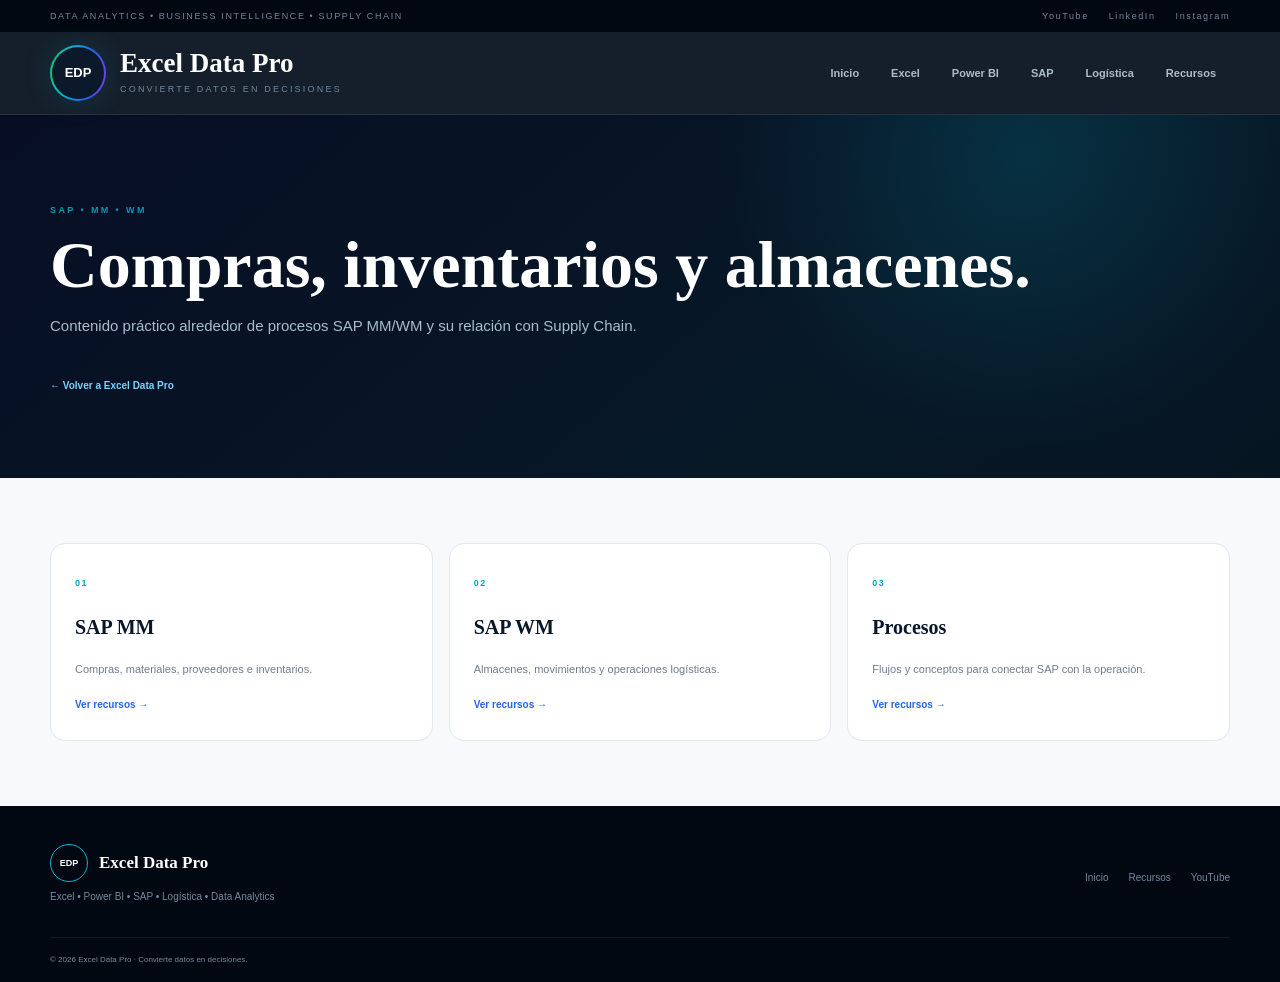
<file: sap.html>
<!DOCTYPE html><html lang="es"><head><meta charset="UTF-8"><meta name="viewport" content="width=device-width,initial-scale=1.0"><title>SAP MM / WM | Excel Data Pro</title><link rel="stylesheet" href="style.css"></head><body><header class="site-header"><div class="topline"><div class="container top-inner"><span>DATA ANALYTICS • BUSINESS INTELLIGENCE • SUPPLY CHAIN</span><div><a href="https://www.youtube.com/@excel_data_pro" target="_blank">YouTube</a><a href="https://www.linkedin.com/in/excel-data-pro-15ba54249/" target="_blank">LinkedIn</a><a href="https://www.instagram.com/excel_data_pro/" target="_blank">Instagram</a></div></div></div><div class="nav-wrap"><div class="container nav"><a class="brand" href="index.html"><span class="brand-logo">EDP</span><span class="brand-copy"><strong>Excel Data Pro</strong><small>Convierte datos en decisiones</small></span></a><nav><a href="index.html">Inicio</a><a href="excel.html">Excel</a><a href="power-bi.html">Power BI</a><a href="sap.html">SAP</a><a href="logistica.html">Logística</a><a href="recursos.html">Recursos</a></nav></div></div></header><main><section class="sub-hero"><div class="container"><span class="kicker">SAP • MM • WM</span><h1>Compras, inventarios y almacenes.</h1><p>Contenido práctico alrededor de procesos SAP MM/WM y su relación con Supply Chain.</p><a class="back" href="index.html">← Volver a Excel Data Pro</a></div></section><section class="sub-content"><div class="container"><div class="sub-grid"><article class="sub-card"><span class="num">01</span><h2>SAP MM</h2><p>Compras, materiales, proveedores e inventarios.</p><a href="recursos.html">Ver recursos →</a></article><article class="sub-card"><span class="num">02</span><h2>SAP WM</h2><p>Almacenes, movimientos y operaciones logísticas.</p><a href="recursos.html">Ver recursos →</a></article><article class="sub-card"><span class="num">03</span><h2>Procesos</h2><p>Flujos y conceptos para conectar SAP con la operación.</p><a href="recursos.html">Ver recursos →</a></article></div></div></section></main><footer><div class="container footer-main"><div><a class="footer-brand" href="index.html"><span>EDP</span><strong>Excel Data Pro</strong></a><p>Excel • Power BI • SAP • Logística • Data Analytics</p></div><div class="footer-links"><a href="index.html">Inicio</a><a href="recursos.html">Recursos</a><a href="https://www.youtube.com/@excel_data_pro/shorts" target="_blank">YouTube</a></div></div><div class="container copyright">© 2026 Excel Data Pro · Convierte datos en decisiones.</div></footer></body></html>
</file>
<file: style.css>
:root{--bg:#050d18;--bg2:#091727;--ink:#081427;--muted:#687c91;--line:#dfe7ef;--green:#22c55e;--cyan:#06b6d4;--blue:#2563eb;--purple:#7c3aed;--grad:linear-gradient(100deg,#22c55e,#06b6d4,#2563eb,#7c3aed)}
*{box-sizing:border-box}html{scroll-behavior:smooth}body{margin:0;font-family:Inter,Arial,sans-serif;color:#52657a;background:#f7f9fb;line-height:1.65}a{text-decoration:none;color:inherit}.container{width:min(1180px,calc(100% - 40px));margin:auto}.scroll-progress{position:fixed;z-index:100;top:0;left:0;height:3px;width:0;background:var(--grad)}
.topline{background:#020812;color:#71869c;font-size:9px;letter-spacing:1.6px}.top-inner{height:32px;display:flex;align-items:center;justify-content:space-between}.top-inner i{font-style:normal;color:#06b6d4}.top-inner a{margin-left:20px}.top-inner a:hover{color:#fff}
.nav-wrap{position:sticky;top:0;z-index:60;background:rgba(7,17,30,.94);backdrop-filter:blur(16px);border-bottom:1px solid rgba(255,255,255,.08)}.nav{height:82px;display:flex;align-items:center;justify-content:space-between}.brand{display:flex;align-items:center;gap:14px}.brand-logo{width:56px;height:56px;border-radius:50%;display:grid;place-items:center;color:#fff;font-weight:900;font-size:13px;border:2px solid transparent;background:linear-gradient(#0b192b,#0b192b) padding-box,var(--grad) border-box;box-shadow:0 0 30px rgba(6,182,212,.13)}.brand-copy{display:flex;flex-direction:column}.brand-copy strong{font-family:Montserrat;color:#fff;font-size:27px;line-height:1.05}.brand-copy small{font-size:9px;letter-spacing:2.2px;text-transform:uppercase;color:#71869b;margin-top:5px}
nav{display:flex;gap:4px}nav a{padding:10px 14px;border-radius:8px;color:#aebdca;font-size:11px;font-weight:800}nav a:hover{color:#fff;background:rgba(255,255,255,.06)}.menu-toggle{display:none;background:none;border:0;color:#fff;font-size:25px}
.hero{min-height:610px;position:relative;overflow:hidden;color:#fff;background:radial-gradient(circle at 83% 20%,rgba(6,182,212,.16),transparent 29%),radial-gradient(circle at 8% 75%,rgba(124,58,237,.19),transparent 32%),linear-gradient(140deg,#070e24,#071827 58%,#061522);display:flex;align-items:center}.hero-grid{position:absolute;inset:0;opacity:.08;background-image:linear-gradient(rgba(255,255,255,.13) 1px,transparent 1px),linear-gradient(90deg,rgba(255,255,255,.13) 1px,transparent 1px);background-size:48px 48px}.orb{position:absolute;border-radius:50%;filter:blur(1px);opacity:.28}.orb-a{width:260px;height:260px;right:7%;top:13%;border:1px solid rgba(6,182,212,.25);box-shadow:0 0 100px rgba(6,182,212,.15)}.orb-b{width:180px;height:180px;left:20%;bottom:-90px;border:1px solid rgba(124,58,237,.28)}.hero-layout{position:relative;display:grid;grid-template-columns:1.05fr .75fr;align-items:center;gap:45px;padding:75px 0}.hero-copy{max-width:720px}.eyebrow{display:inline-flex;align-items:center;gap:8px;padding:7px 13px;border:1px solid rgba(125,211,252,.2);border-radius:999px;background:rgba(14,165,233,.06);color:#7dd3fc;font-size:9px;font-weight:800;letter-spacing:2px}.eyebrow span{width:6px;height:6px;border-radius:50%;background:#22c55e;box-shadow:0 0 10px #22c55e}.hero h1{font-family:Montserrat;font-size:clamp(45px,5.6vw,73px);line-height:1.01;letter-spacing:-2.8px;margin:19px 0;color:#fff}.hero h1 em{font-style:normal;background:linear-gradient(90deg,#22c55e,#06b6d4,#2563eb,#7c3aed);-webkit-background-clip:text;background-clip:text;-webkit-text-fill-color:transparent}.hero p{font-size:17px;color:#aebfd0;max-width:700px;margin:0 0 28px}.hero-actions{display:flex;gap:11px;flex-wrap:wrap}.btn{display:inline-flex;align-items:center;justify-content:center;padding:12px 19px;border-radius:9px;font-size:11px;font-weight:800;transition:.2s}.btn:hover{transform:translateY(-2px)}.primary{color:#fff;background:var(--grad);box-shadow:0 10px 28px rgba(6,182,212,.16)}.ghost{border:1px solid rgba(255,255,255,.14);background:rgba(255,255,255,.04);color:#d7e1ea}.ghost b{margin-left:8px}.hero-proof{display:flex;gap:22px;margin-top:31px;color:#758ca2;font-size:9px;letter-spacing:1px}.hero-proof b{color:#dce6ee;margin-right:5px}
.data-orbit{height:370px;position:relative;display:grid;place-items:center}.orbit-ring{position:absolute;border-radius:50%;border:1px solid rgba(125,211,252,.14)}.ring1{width:330px;height:330px;animation:spin 20s linear infinite}.ring2{width:250px;height:250px;border-color:rgba(34,197,94,.18);animation:spin 15s linear infinite reverse}.ring3{width:170px;height:170px;border-color:rgba(124,58,237,.23);animation:spin 11s linear infinite}.orbit-center{width:110px;height:110px;border-radius:50%;display:flex;flex-direction:column;align-items:center;justify-content:center;border:2px solid transparent;background:linear-gradient(#091a2a,#091a2a) padding-box,var(--grad) border-box;box-shadow:0 0 50px rgba(6,182,212,.12);z-index:2}.orbit-center strong{font-family:Montserrat;font-size:18px;color:#fff}.orbit-center small{font-size:7px;letter-spacing:2px;color:#8da4b9}.node{position:absolute;width:45px;height:45px;border-radius:50%;display:grid;place-items:center;background:#0b1d30;border:1px solid rgba(255,255,255,.13);font-size:10px;font-weight:900;z-index:3}.n1{top:18px;left:45%;color:#4ade80}.n2{right:2px;top:43%;color:#22d3ee}.n3{bottom:24px;left:44%;color:#60a5fa}.n4{left:3px;top:43%;color:#a78bfa}.chart-bars{position:absolute;bottom:26px;right:24px;height:80px;width:110px;display:flex;align-items:end;gap:7px;opacity:.65}.chart-bars i{width:11px;border-radius:3px 3px 0 0;background:var(--grad)}
@keyframes spin{to{transform:rotate(360deg)}}.marquee{overflow:hidden;background:#081423;border-top:1px solid rgba(255,255,255,.05);border-bottom:1px solid rgba(255,255,255,.05);color:#71879c;font-size:10px;font-weight:800;letter-spacing:2px;white-space:nowrap}.marquee div{display:flex;justify-content:center;gap:25px;padding:13px}.marquee b{color:#06b6d4}
.section{padding:88px 0}.areas{background:#f5f8fb}.section-head{display:flex;align-items:end;justify-content:space-between;gap:35px;margin-bottom:36px}.section-head>div{max-width:700px}.section-head>p{max-width:330px;margin:0;color:#718398;font-size:13px}.kicker{font-size:9px;font-weight:900;letter-spacing:2.4px;color:#0699b7}.section-head h2{font-family:Montserrat;font-size:38px;line-height:1.12;letter-spacing:-1.2px;color:#081427;margin:8px 0 0}.section-head h2 strong{background:var(--grad);-webkit-background-clip:text;background-clip:text;-webkit-text-fill-color:transparent}.area-grid{display:grid;grid-template-columns:repeat(4,1fr);gap:15px}.area-card{position:relative;background:#fff;border:1px solid #e0e8ef;border-radius:15px;padding:24px;min-height:265px;overflow:hidden;transition:.25s;box-shadow:0 8px 28px rgba(15,23,42,.035)}.area-card:after{content:"";position:absolute;top:0;left:0;right:0;height:3px;background:var(--grad)}.area-card:hover{transform:translateY(-7px);box-shadow:0 20px 45px rgba(15,23,42,.09)}.card-top{display:flex;justify-content:space-between;align-items:center;color:#a0afbe;font-size:9px;font-weight:800;letter-spacing:1px}.mini-icon{width:43px;height:43px;border-radius:11px;display:grid;place-items:center;background:#eff8f3;color:#16a34a;font-weight:900;font-size:13px}.c-cyan .mini-icon{background:#ecfeff;color:#0891b2}.c-blue .mini-icon{background:#eff6ff;color:#2563eb}.c-purple .mini-icon{background:#f5f3ff;color:#7c3aed}.area-card h3{font-family:Montserrat;color:#09172b;font-size:20px;margin:27px 0 7px}.area-card p{font-size:12px;color:#62768b;margin:0 0 24px}.area-card>strong{position:absolute;bottom:23px;color:#2563eb;font-size:11px}.area-card>strong b{margin-left:6px}
.resources{background:#fff}.text-link{font-size:11px;font-weight:800;color:#2563eb}.resource-feature{min-height:390px;border-radius:20px;overflow:hidden;position:relative;background:linear-gradient(120deg,#071321,#0a2031 60%,#071421);display:grid;grid-template-columns:1fr .8fr;align-items:center;padding:45px 55px;box-shadow:0 22px 60px rgba(5,13,24,.12)}.feature-glow{position:absolute;width:500px;height:500px;border-radius:50%;right:-180px;top:-220px;background:radial-gradient(circle,rgba(6,182,212,.23),transparent 67%)}.feature-content{position:relative;z-index:2}.tag{display:inline-block;border:1px solid rgba(125,211,252,.2);border-radius:999px;padding:6px 10px;color:#7dd3fc;font-size:8px;font-weight:900;letter-spacing:1.7px}.feature-content h3{font-family:Montserrat;color:#fff;font-size:42px;line-height:1.07;letter-spacing:-1.3px;margin:17px 0}.feature-content p{color:#91a7ba;font-size:13px;max-width:480px;margin-bottom:25px}.feature-stack{position:relative;z-index:2;display:flex;flex-direction:column;gap:10px}.stack-card{display:grid;grid-template-columns:43px 1fr auto;align-items:center;gap:12px;background:rgba(255,255,255,.045);border:1px solid rgba(255,255,255,.09);border-radius:11px;padding:13px 15px;color:#fff;backdrop-filter:blur(8px)}.stack-card>span{width:38px;height:38px;display:grid;place-items:center;border-radius:9px;background:rgba(255,255,255,.08)}.stack-card div{display:flex;flex-direction:column}.stack-card b{font-size:12px}.stack-card small{font-size:9px;color:#8096aa}.stack-card>strong{color:#06b6d4}
.latest{background:#f5f8fb}.latest-grid{display:grid;grid-template-columns:repeat(3,1fr);gap:17px}.latest-grid article{background:#fff;border:1px solid #e0e8ef;border-radius:15px;overflow:hidden;transition:.2s}.latest-grid article:hover{transform:translateY(-5px);box-shadow:0 18px 40px rgba(15,23,42,.07)}.resource-art{height:145px;position:relative;display:flex;align-items:end;padding:18px;overflow:hidden}.resource-art:before{content:"";position:absolute;width:180px;height:180px;border-radius:50%;right:-40px;top:-70px;border:1px solid rgba(255,255,255,.15)}.resource-art span{position:absolute;top:15px;left:17px;font-size:8px;font-weight:900;letter-spacing:2px;color:rgba(255,255,255,.7)}.resource-art b{position:relative;font-family:Montserrat;font-size:37px;color:#fff}.excel-art{background:linear-gradient(135deg,#075d35,#0b8f55)}.data-art{background:linear-gradient(135deg,#064b63,#126bb4)}.sap-art{background:linear-gradient(135deg,#17377b,#4729a4)}.article-body{padding:20px}.article-body>span{font-size:8px;font-weight:900;letter-spacing:1.8px;color:#079bb9}.article-body h3{font-family:Montserrat;color:#09172b;font-size:18px;margin:6px 0}.article-body p{font-size:11px;color:#6b7d90;min-height:51px;margin:0 0 15px}.article-body a{font-size:10px;font-weight:900;color:#2563eb}
.videos{background:#06111e;color:#fff;overflow:hidden}.video-layout{display:grid;grid-template-columns:1fr 1fr;align-items:center;gap:70px}.video-copy h2{font-family:Montserrat;font-size:47px;line-height:1.05;letter-spacing:-1.8px;margin:9px 0 18px;color:#fff}.video-copy h2 strong{background:var(--grad);-webkit-background-clip:text;background-clip:text;-webkit-text-fill-color:transparent}.video-copy p{color:#91a6b9;max-width:500px;font-size:14px;margin-bottom:25px}.shorts-preview{height:360px;position:relative;display:flex;justify-content:center;align-items:center}.phone{width:205px;height:325px;border-radius:25px;padding:9px;background:#091a2a;border:1px solid rgba(255,255,255,.14);box-shadow:0 25px 70px rgba(0,0,0,.35);transform:rotate(5deg);position:relative}.phone:before{content:"";position:absolute;inset:8px;border-radius:18px;background:linear-gradient(150deg,#0d2a3b,#15133d);z-index:0}.phone-top{position:absolute;width:70px;height:5px;border-radius:8px;background:#0a0e15;left:calc(50% - 35px);top:15px;z-index:2}.short-scene{position:absolute;z-index:1;inset:55px 20px 35px;display:flex;flex-direction:column;justify-content:center}.short-scene span{font-size:8px;color:#7dd3fc;letter-spacing:2px}.short-scene strong{font-family:Montserrat;font-size:28px;line-height:1.05;color:#fff;margin:10px 0}.short-scene small{font-size:8px;color:#93a8ba}.play{position:absolute;z-index:3;width:48px;height:48px;border-radius:50%;display:grid;place-items:center;background:var(--grad);color:#fff;right:16px;bottom:19px}.floating-stat{position:absolute;right:7%;top:12%;padding:13px 17px;border:1px solid rgba(255,255,255,.1);border-radius:11px;background:rgba(255,255,255,.05);backdrop-filter:blur(8px);display:flex;flex-direction:column}.floating-stat b{font-size:11px;color:#fff}.floating-stat small{font-size:8px;color:#71899d}
.cta{background:#f5f8fb;padding-top:65px}.cta-inner{min-height:250px;border-radius:20px;background:#fff;border:1px solid #e0e8ef;display:flex;align-items:center;justify-content:space-between;padding:45px 55px;box-shadow:0 18px 55px rgba(15,23,42,.05)}.cta h2{font-family:Montserrat;font-size:38px;line-height:1.08;margin:8px 0;color:#081427}.cta h2 strong{background:var(--grad);-webkit-background-clip:text;background-clip:text;-webkit-text-fill-color:transparent}
footer{background:#020812;color:#74899d;padding:38px 0 15px}.footer-main{display:flex;justify-content:space-between;align-items:center}.footer-brand{display:flex;align-items:center;gap:11px}.footer-brand span{width:38px;height:38px;border-radius:50%;display:grid;place-items:center;border:1px solid #06b6d4;color:#fff;font-size:9px;font-weight:900}.footer-brand strong{font-family:Montserrat;color:#fff;font-size:17px}.footer-main p{font-size:10px;margin:7px 0}.footer-links{display:flex;gap:20px;font-size:10px}.footer-links a:hover{color:#fff}.copyright{border-top:1px solid rgba(255,255,255,.07);margin-top:25px;padding-top:15px;font-size:8px}
@media(max-width:950px){.hero-layout{grid-template-columns:1fr}.data-orbit{height:300px;order:-1}.area-grid{grid-template-columns:repeat(2,1fr)}.resource-feature{grid-template-columns:1fr;gap:30px}.latest-grid{grid-template-columns:1fr 1fr}.video-layout{grid-template-columns:1fr}.shorts-preview{order:-1}.top-inner>div{display:none}}
@media(max-width:650px){.container{width:calc(100% - 28px)}.topline{display:none}.nav{height:72px}.brand-logo{width:47px;height:47px}.brand-copy strong{font-size:21px}.brand-copy small{font-size:7px}.menu-toggle{display:block}nav{display:none;position:absolute;left:14px;right:14px;top:72px;flex-direction:column;background:#091727;border:1px solid rgba(255,255,255,.1);padding:8px;border-radius:10px}nav.open{display:flex}.hero{min-height:auto}.hero-layout{padding:60px 0 70px}.hero h1{font-size:45px;letter-spacing:-1.8px}.hero p{font-size:14px}.hero-proof{gap:12px;flex-wrap:wrap}.data-orbit{transform:scale(.78);margin:-30px 0}.section{padding:60px 0}.section-head{display:block}.section-head>p{margin-top:12px}.section-head h2{font-size:29px}.area-grid,.latest-grid{grid-template-columns:1fr}.resource-feature{padding:32px 23px}.feature-content h3{font-size:31px}.feature-stack{margin-top:5px}.video-copy h2{font-size:37px}.cta-inner{padding:32px 24px;display:block}.cta .btn{margin-top:20px}.footer-main{display:block}.footer-links{margin-top:22px;flex-wrap:wrap}}

/* V3 DATA HUB */
.actions-section{background:#fff}
.action-grid{display:grid;grid-template-columns:repeat(4,1fr);gap:14px}
.action-card{position:relative;min-height:175px;border:1px solid #e1e8ef;border-radius:16px;padding:22px;background:#f9fbfd;overflow:hidden;transition:.25s}
.action-card:hover{transform:translateY(-6px);background:#fff;box-shadow:0 20px 45px rgba(15,23,42,.08)}
.action-card:after{content:"";position:absolute;width:130px;height:130px;border-radius:50%;right:-55px;bottom:-65px;border:1px solid rgba(6,182,212,.13)}
.action-icon{display:grid;place-items:center;width:40px;height:40px;border-radius:10px;background:#eaf8ef;color:#16a34a;font-weight:900;font-size:18px}
.action-cyan .action-icon{background:#e8fbfd;color:#0891b2}.action-blue .action-icon{background:#edf4ff;color:#2563eb}.action-purple .action-icon{background:#f3efff;color:#7c3aed}
.action-num{position:absolute;top:22px;right:22px;color:#9aabba;font-size:8px;font-weight:900}
.action-card h3{font-family:Montserrat;font-size:19px;color:#09172b;margin:22px 0 2px}.action-card p{font-size:10px;color:#73869a;margin:0}.action-card>b{position:absolute;right:22px;bottom:20px;color:#2563eb}
.decision-section{background:#07121f;color:#fff;padding:70px 0}
.decision-inner{display:grid;grid-template-columns:.55fr 1.45fr;align-items:center;gap:40px}
.decision-title h2{font-family:Montserrat;font-size:37px;line-height:1.04;color:#fff;margin:8px 0}
.decision-title h2 strong{background:var(--grad);-webkit-background-clip:text;background-clip:text;-webkit-text-fill-color:transparent}
.decision-flow{display:flex;align-items:center;justify-content:space-between;gap:10px}
.decision-flow>div{min-width:90px;text-align:center}.decision-flow span{display:grid;place-items:center;width:34px;height:34px;margin:0 auto 8px;border-radius:50%;border:1px solid rgba(125,211,252,.2);color:#7dd3fc;font-size:8px;font-weight:900}
.decision-flow b{display:block;font-size:9px;letter-spacing:1px;color:#fff}.decision-flow small{color:#72899e;font-size:8px}.decision-flow i{font-style:normal;color:#06b6d4;font-size:18px}
.premium{background:#f5f8fb}.premium-head{display:flex;justify-content:space-between;align-items:end;margin-bottom:30px}
.premium-head h2{font-family:Montserrat;font-size:38px;color:#09172b;margin:8px 0 3px}.premium-head h2 strong{background:var(--grad);-webkit-background-clip:text;background-clip:text;-webkit-text-fill-color:transparent}
.premium-head p{font-size:12px;color:#718398;margin:0}.premium-badge{padding:7px 12px;border-radius:999px;background:#09172b;color:#7dd3fc;font-size:8px;font-weight:900;letter-spacing:1.5px}
.premium-grid{display:grid;grid-template-columns:repeat(3,1fr);gap:16px}.premium-card{background:#fff;border:1px solid #dfe7ef;border-radius:15px;overflow:hidden}
.premium-art{height:135px;padding:18px;color:#fff;position:relative;overflow:hidden}.premium-art:after{content:"";position:absolute;width:170px;height:170px;border:1px solid rgba(255,255,255,.14);border-radius:50%;right:-45px;top:-65px}
.premium-art span{font-size:8px;letter-spacing:1.8px;font-weight:900;color:rgba(255,255,255,.7)}.premium-art b{display:block;position:relative;z-index:2;font-family:Montserrat;font-size:40px;margin-top:16px}
.art-dashboard{background:linear-gradient(135deg,#075b37,#0a8f62)}.art-pack{background:linear-gradient(135deg,#074c68,#1769b4)}.art-data{background:linear-gradient(135deg,#1c357c,#5b2ba8)}
.premium-body{padding:19px}.premium-body>span{font-size:8px;color:#079bb9;font-weight:900;letter-spacing:1.5px}.premium-body h3{font-family:Montserrat;font-size:17px;color:#09172b;margin:5px 0}.premium-body p{font-size:11px;color:#6c7e91;min-height:48px;margin:0 0 15px}
.premium-bottom{border-top:1px solid #e8edf2;padding-top:12px;display:flex;justify-content:space-between}.premium-bottom strong{font-size:8px;color:#7c8fa2;letter-spacing:1px}.premium-bottom b{color:#2563eb}
@media(max-width:950px){.action-grid{grid-template-columns:repeat(2,1fr)}.decision-inner{grid-template-columns:1fr}.premium-grid{grid-template-columns:1fr 1fr}}
@media(max-width:650px){.action-grid,.premium-grid{grid-template-columns:1fr}.decision-flow{overflow-x:auto;justify-content:flex-start;padding-bottom:8px}.decision-flow>div{min-width:90px}.premium-head{display:block}.premium-badge{display:inline-block;margin-top:14px}}

.status-strip{background:#07121f;border-top:1px solid rgba(255,255,255,.05);border-bottom:1px solid rgba(255,255,255,.05);color:#fff}.status-grid{display:grid;grid-template-columns:repeat(4,1fr)}.status-grid>div{display:grid;grid-template-columns:12px auto;column-gap:9px;align-items:center;padding:18px 15px;border-right:1px solid rgba(255,255,255,.06)}.status-grid>div:last-child{border-right:0}.status-grid strong{font-size:10px}.status-grid small{grid-column:2;color:#71879b;font-size:8px}.status-dot{width:7px;height:7px;border-radius:50%;grid-row:1/3;box-shadow:0 0 10px currentColor}.status-dot.green{color:#22c55e;background:#22c55e}.status-dot.cyan{color:#06b6d4;background:#06b6d4}.status-dot.blue{color:#2563eb;background:#2563eb}.status-dot.purple{color:#7c3aed;background:#7c3aed}.mini-cta{background:#f5f8fb;padding-top:35px}.mini-cta-inner{border:1px solid #dfe7ef;background:#fff;border-radius:18px;padding:32px 38px;display:flex;align-items:center;justify-content:space-between;gap:25px}.mini-cta h2{font-family:Montserrat;color:#09172b;font-size:30px;margin:6px 0}.mini-cta p{font-size:11px;color:#718398;margin:0}.area-card{cursor:pointer}@media(max-width:650px){.status-grid{grid-template-columns:1fr 1fr}.status-grid>div:nth-child(2){border-right:0}.status-grid>div{padding:14px 8px}.mini-cta-inner{display:block;padding:26px}.mini-cta .btn{margin-top:18px}}
.sub-hero{background:radial-gradient(circle at 80% 10%,rgba(6,182,212,.16),transparent 28%),linear-gradient(140deg,#070e24,#071827 65%,#061522);color:#fff;padding:80px 0}.sub-hero h1{font-family:Montserrat;font-size:clamp(40px,6vw,66px);line-height:1.02;margin:10px 0}.sub-hero h1 strong{background:var(--grad);-webkit-background-clip:text;background-clip:text;-webkit-text-fill-color:transparent}.sub-hero p{max-width:680px;color:#a9bdce;font-size:15px}.back{display:inline-block;margin-top:25px;color:#7dd3fc;font-size:10px;font-weight:800}.sub-content{padding:65px 0}.sub-grid{display:grid;grid-template-columns:repeat(3,1fr);gap:16px}.sub-card{background:#fff;border:1px solid #dfe7ef;border-radius:15px;padding:24px;min-height:190px}.sub-card .num{color:#06a6c2;font-size:9px;font-weight:900;letter-spacing:1.5px}.sub-card h2{font-family:Montserrat;color:#09172b;font-size:20px}.sub-card p{font-size:11px;color:#6c7e91}.sub-card a{font-size:10px;font-weight:900;color:#2563eb}.resource-table{display:grid;gap:10px}.resource-row{display:grid;grid-template-columns:90px 1fr 130px 100px;align-items:center;gap:15px;background:#fff;border:1px solid #e0e8ef;border-radius:12px;padding:15px 18px}.resource-row .type{font-size:8px;font-weight:900;letter-spacing:1px;color:#079bb9}.resource-row strong{font-family:Montserrat;color:#09172b;font-size:12px}.resource-row small{font-size:9px;color:#718398}.resource-row .badge{justify-self:end;font-size:8px;font-weight:900;color:#718398;border:1px solid #dfe7ef;padding:6px 9px;border-radius:999px}.sub-note{margin-top:22px;padding:18px;border-radius:12px;background:#07121f;color:#93a9bc;font-size:10px}.sub-note strong{color:#fff}@media(max-width:750px){.sub-grid{grid-template-columns:1fr}.resource-row{grid-template-columns:1fr}.resource-row .badge{justify-self:start}}

/* V4.1 — Header limpio */
#mainNav{display:flex;align-items:center;gap:26px}
#mainNav a{white-space:nowrap}
.menu-toggle{display:none;background:transparent;border:1px solid rgba(125,211,252,.22);color:#dbeafe;border-radius:9px;padding:8px 10px;font-size:18px;cursor:pointer}
@media(max-width:900px){
.menu-toggle{display:block}
.nav-wrap{position:relative}
#mainNav{display:none;position:absolute;z-index:50;top:100%;right:0;left:0;background:#111d2c;padding:18px 22px;flex-direction:column;align-items:flex-start;gap:16px;border-top:1px solid rgba(255,255,255,.08);box-shadow:0 20px 35px rgba(0,0,0,.18)}
#mainNav.open{display:flex}
}

/* V4.2 — Eliminar definitivamente la tira de temas entre Hero y contenido */
.topic-strip,.topics-strip,.ticker,.marquee,.tag-strip,.keyword-strip,.hero-topics,.hero-tags,
.scroll-topics,.topic-bar,.data-strip{display:none !important;height:0 !important;min-height:0 !important;
padding:0 !important;margin:0 !important;border:0 !important;overflow:hidden !important}
</file>
